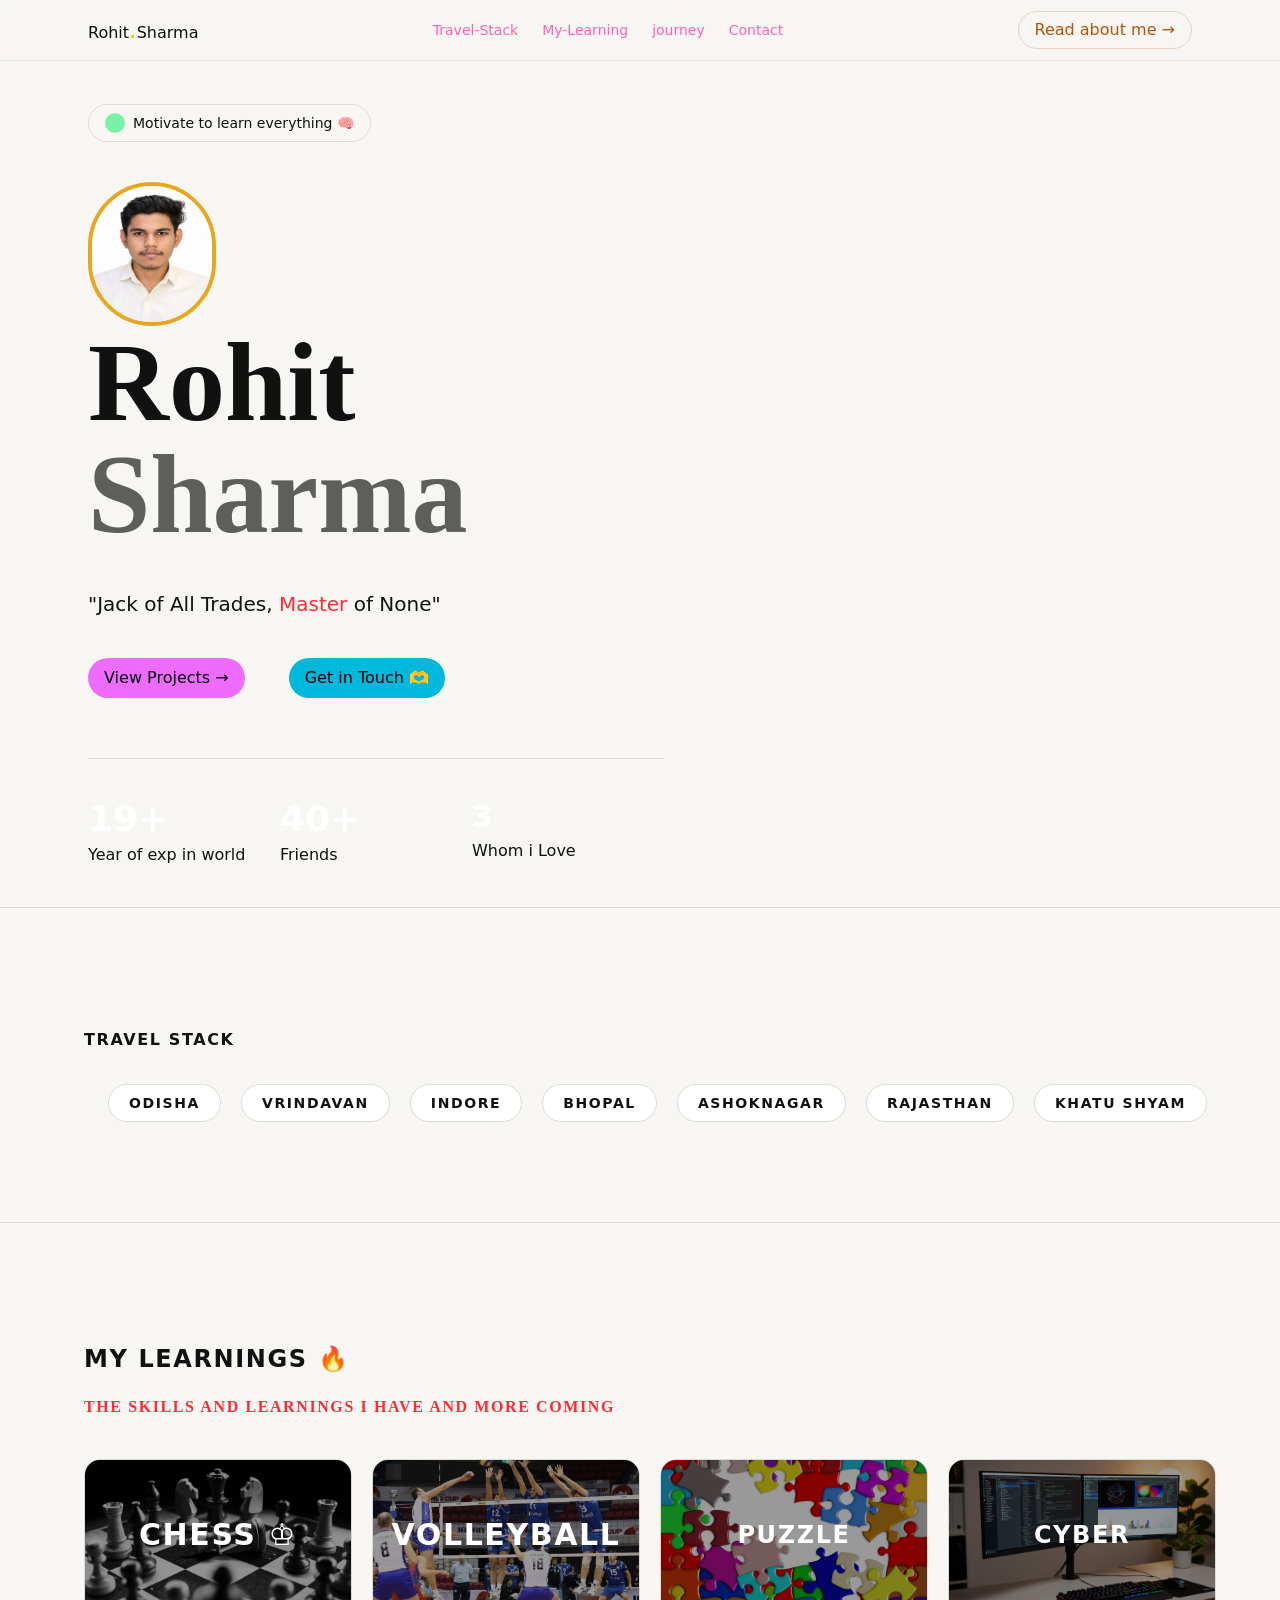
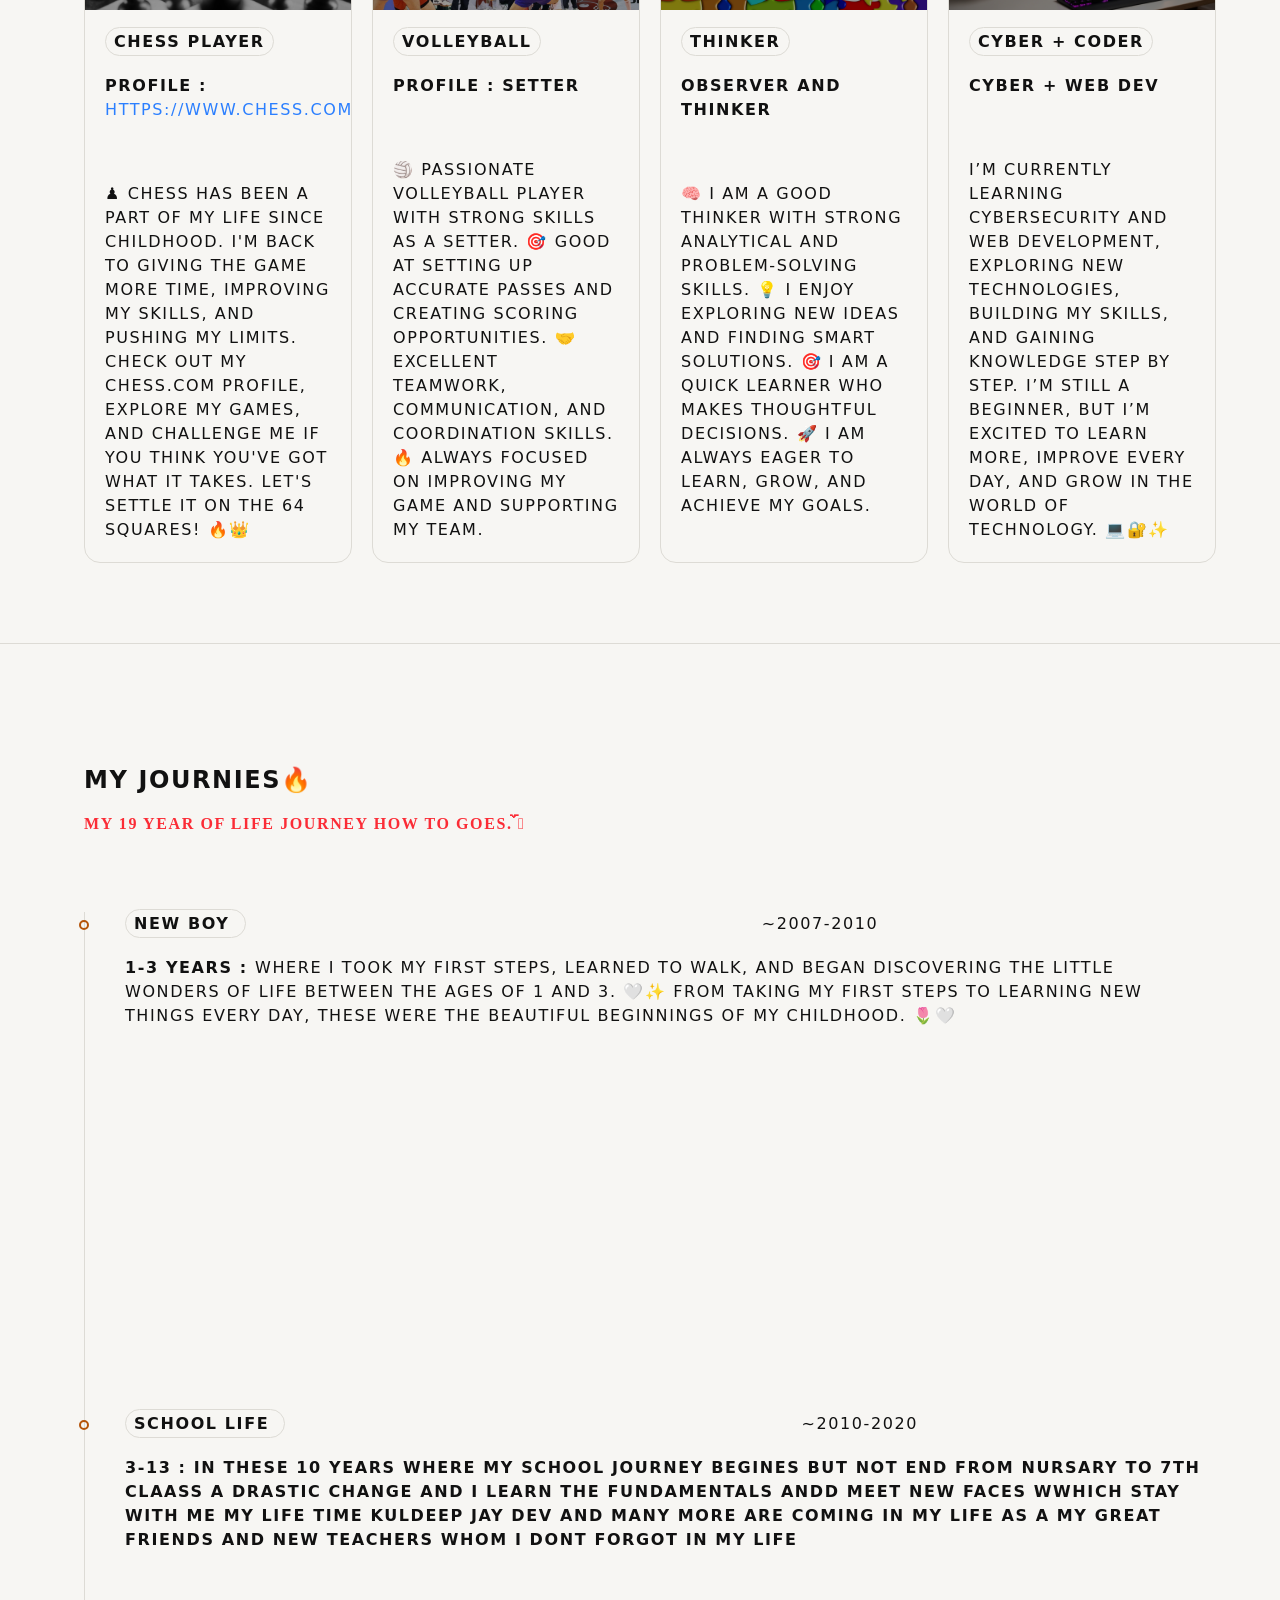
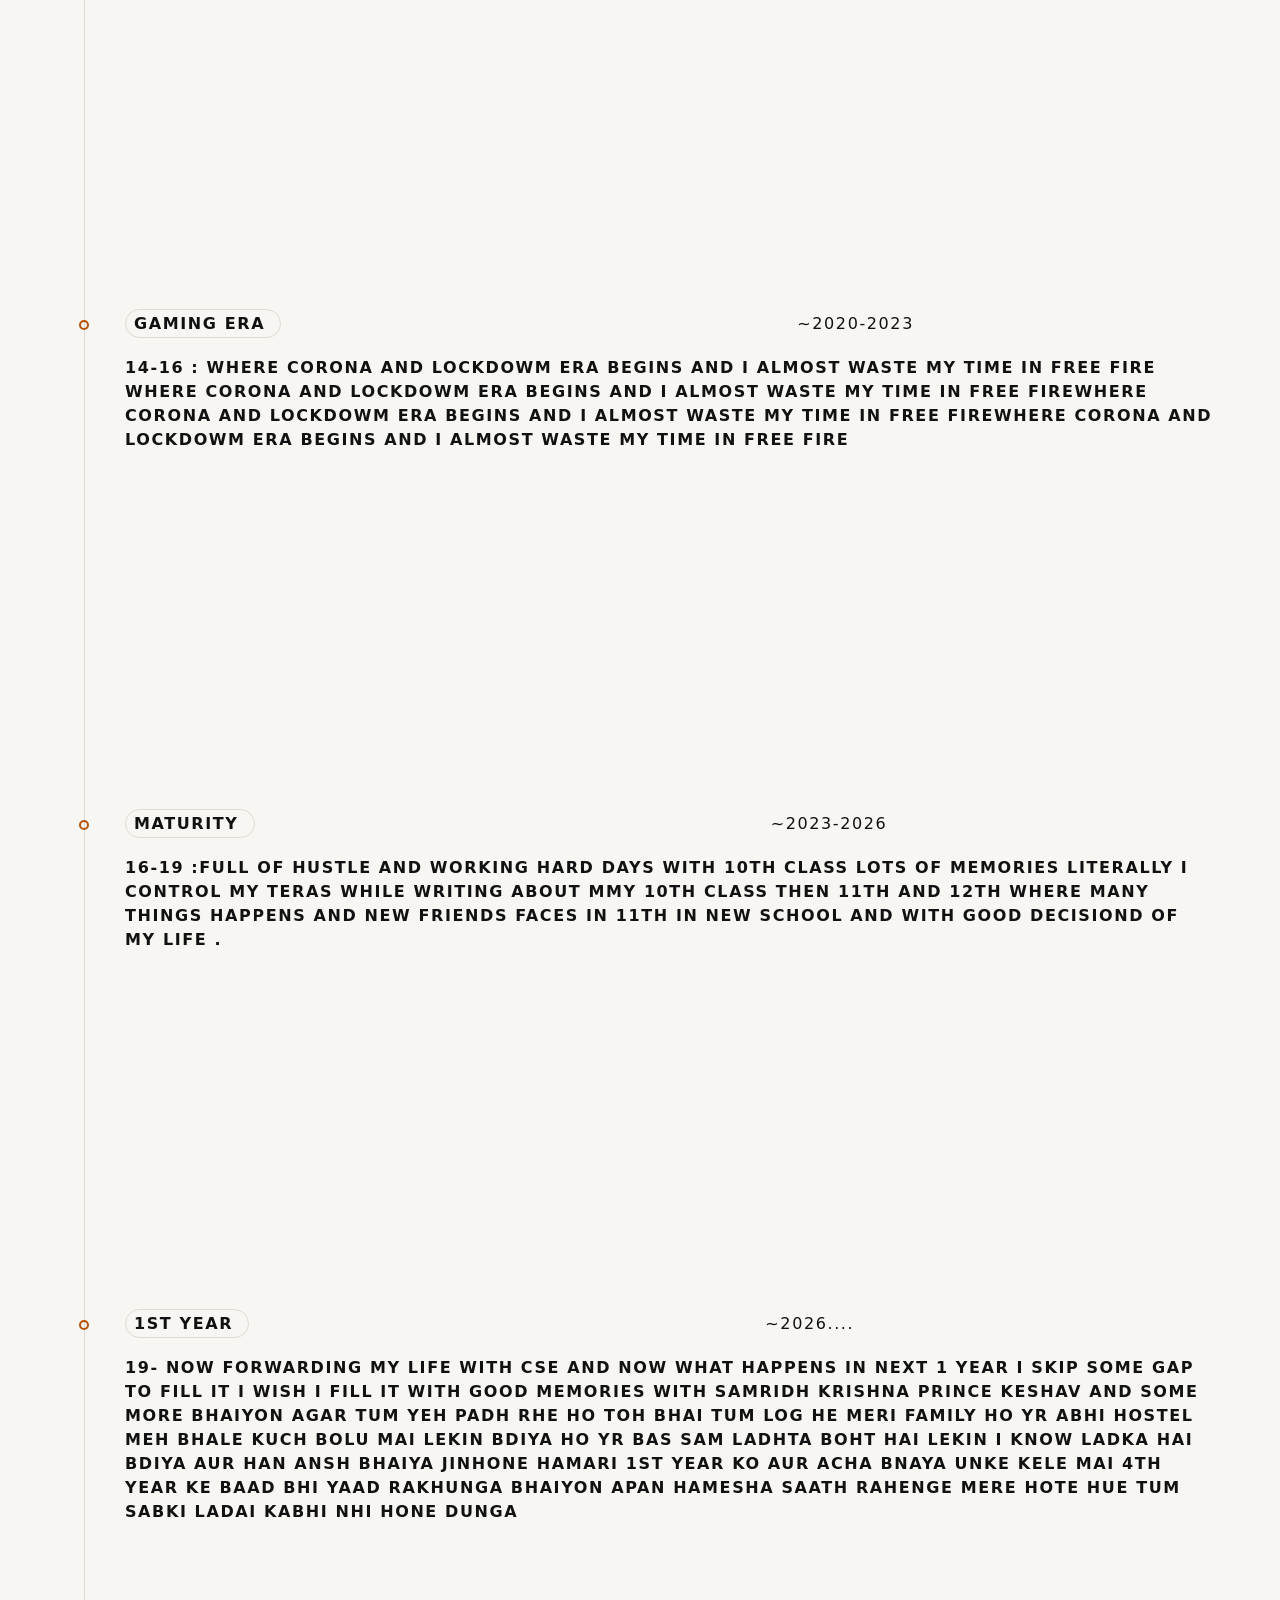
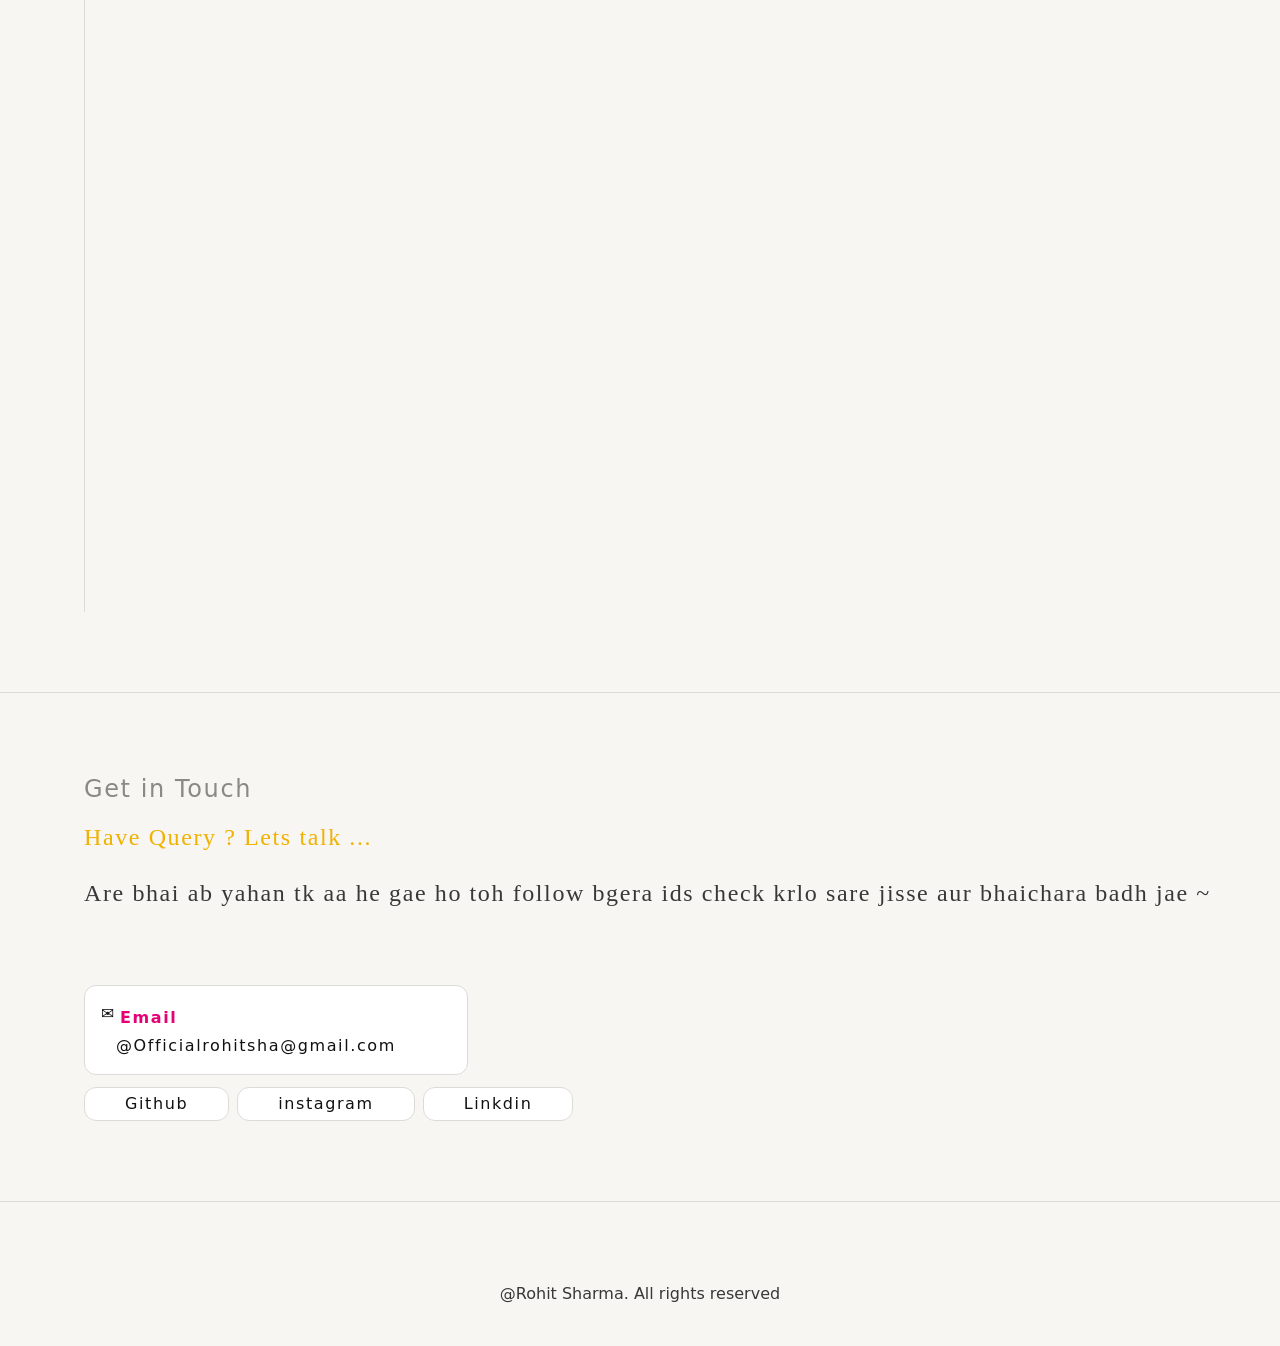
<file: index.html>
<!DOCTYPE html>
<html lang="en">

<meta charset="UTF-8">
<meta name="viewport" content="width=device-width, initial-scale=1.0">
<title>Document</title>
<link rel="stylesheet" href="output.css">
</head>

<body>

    <header class="border-b border-(--border-subtle) fixed left-0 right-0 backdrop-blur-xs z-10">
        <nav class="flex justify-between max-w-6xl mx-auto px-6 items-center h-15">
            <a href="">Rohit<span class="text-amber-400 text-2xl">.</span>Sharma</a>
            <!-- <img class="h-12 -ml-55 rounded-full w-11 " src="164 kb.jpg" alt=""> -->

            <ul class="flex gap-6 text-sm  text-pink-400 ">
                <a href="#Travel-Stack">
                    <li class="cursor-pointer hover:text-blue-400 transition-all duration-200"> Travel-Stack</li>
                </a>
                <a href="#learning">
                    <li class="cursor-pointer hover:text-blue-400 transition-all duration-200"> My-Learning</li>
                </a>
                <a href="#journey">
                    <li class="cursor-pointer hover:text-blue-400 transition-all duration-200">journey</li>
                </a>
                <a href="#Contact">
                    <li class="cursor-pointer hover:text-blue-400 transition-all duration-200">Contact</li>
                </a>
            </ul>

            <a href=" "
                class=" hidden md:flex items-center text-(--accent) border border-(--accent-border) px-4 py-1.5 rounded-full hover:bg-(--accent-dim) transition-all duration-200">Read
                about me →</a>
        </nav>



    </header>

    

    <section class="min-h-screen pt-16 flex justify-center items-center">
        <div class="max-w-6xl mx-auto px-6   w-full">

            <div
                class=" inline-flex flex items-center gap-2 border border-(--border) px-4 py-2 rounded-full text-sm mb-10 mt-10 animate-fade-in-up">
                <span class="inline-block h-5 w-5 bg-green-300 rounded-full animate-pulse  "></span>
                <p>Motivate to learn everything 🧠</p>
            </div>


            <img id="rohit" src="898kb.jpeg" alt="">


            <h1 class="font-serif text-6xl md:text-8xl lg:text-[7rem] font-bold mb-10 animate-fade-in-up-1 ">
                <p>Rohit</p>
                <p class=" text-(--text-3)">Sharma </p>
                
            </h1>

            <p class=" text-xl font-medium mb-10 animate-fade-in-up-2">"Jack of All Trades, <span
                    class="text-red-500">Master</span> of None" </p>

            <div class=" flex gap-11 mb-15 animate-fade-in-up-3">
                <a href=""
                    class="bg-fuchsia-400 text-black font-sans rounded-full px-4 py-2 hover:bg-fuchsia-500 transition-all duration-200">View
                    Projects →</a>
                <a href=""
                    class="bg-cyan-500 text-black font-sans rounded-full px-4 py-2 hover:bg-cyan-800 transition-all duration-100">Get
                    in Touch 🫶</a>


            </div>

            <div class="border-t border-(--border)  grid grid-cols-3 pt-10 pb-10 max-w-xl -mb-0 animate-fade-in-up-3 ">
                <div>
                    <p class="text-4xl text-white font-bold mb-1">19+</p>
                    <p>Year of exp in world</p>
                </div>
                <div>
                    <p class="text-4xl text-white font-bold mb-1">40+</p>
                    <p>Friends</p>
                </div>
                <div>
                    <p class="text-3xl text-white font-bold mb-1">3</p>
                    <p>Whom i Love</p>
                </div>

            </div>

        </div>

    </section>


    <section class="border-t border-(--border) pt-10 " id="Travel-Stack">
        <div class="max-w-6xl mx-auto py-20 pl-5 uppercase font-semibold tracking-widest ">
            Travel Stack
            <div class="flex text-sm gap-5 items-center pl-6 uppercase mt-8 overflow-x-auto pb-5">
                <p
                    class=" border border-(--border) rounded-full px-5 py-2 bg-(--surface-solid)  hover:text-(--accent) hover:border-(--accent) transition-all duration-200 cursor-default ">
                    Odisha</p>
                <p
                    class=" border border-(--border) rounded-full px-5 py-2 bg-(--surface-solid)  hover:text-(--accent) hover:border-(--accent) transition-all duration-200 cursor-default ">
                    Vrindavan</p>
                <p
                    class=" border border-(--border) rounded-full px-5 py-2 bg-(--surface-solid)  hover:text-(--accent) hover:border-(--accent) transition-all duration-200 cursor-default ">
                    Indore</p>
                <p
                    class=" border border-(--border) rounded-full px-5 py-2 bg-(--surface-solid)  hover:text-(--accent) hover:border-(--accent) transition-all duration-200 cursor-default ">
                    Bhopal</p>
                <p
                    class=" border border-(--border) rounded-full px-5 py-2 bg-(--surface-solid)  hover:text-(--accent) hover:border-(--accent) transition-all duration-200 cursor-default ">
                    Ashoknagar</p>
                <p
                    class=" border border-(--border) rounded-full px-5 py-2 bg-(--surface-solid)  hover:text-(--accent) hover:border-(--accent) transition-all duration-200 cursor-default ">
                    Rajasthan</p>
                <p
                    class=" border border-(--border) rounded-full px-5 py-2 bg-(--surface-solid)  hover:text-(--accent) hover:border-(--accent) transition-all duration-200 cursor-default  text-nowrap">
                    Khatu Shyam</p>
                <p
                    class=" border border-(--border) rounded-full px-5 py-2 bg-(--surface-solid)  hover:text-(--accent) hover:border-(--accent) transition-all duration-200 cursor-default ">
                    Isagarh</p>
                <p
                    class=" border border-(--border) rounded-full px-5 py-2 bg-(--surface-solid)  hover:text-(--accent) hover:border-(--accent) transition-all duration-200 cursor-default ">
                    Ujjain</p>
                <p
                    class=" border border-(--border) rounded-full px-5 py-2 bg-(--surface-solid)  hover:text-(--accent) hover:border-(--accent) transition-all duration-200 cursor-default ">
                    Omkareshwar</p>
            </div>
        </div>


    </section>


    <section class="border-t border-(--border) pt-10" id="learning">

        <div class="max-w-6xl mx-auto py-20 pl-5 uppercase font-semibold tracking-widest">
            <h2 class="text-2xl">
                MY LEARNINGS 🔥
            </h2>

            <DIV class="mt-5 mb-10 text-red-500 font-serif">
                The skills and learnings i have and more coming
            </DIV>

            <div class="flex flex-wrap gap-5">


                <article class="border border-(--border) rounded-2xl overflow-hidden flex-1">
                    <div class="relative aspect-video flex justify-center items-center overflow-hidden">
                        <div class="absolute inset-0 bg-[url('hiec.jpg')] bg-cover bg-center  scale-105"></div>
                        <div class="absolute inset-0 bg-black/40"></div>
                        <p class="relative z-10 font-bold text-3xl text-white">
                            Chess ♔
                        </p>

                    </div>

                    <div>
                        <div class="p-5">
                            <h3 class="mb-0 border inline border-(--border) rounded-full px-2 py-1 ">Chess Player</h3>
                            <p class="mb-5 mt-5">profile : <a href="https://www.chess.com/member/ethicalrohit"> <span
                                        class="text-blue-500 font-light">https://www.chess.com/member/ethicalrohit</span></a>
                            </p>
                        </div>
                        <p class="m-5 font-extralight">♟️ Chess has been a part of my life since childhood. I'm back to
                            giving the game more time,
                            improving my skills, and pushing my limits.
                            Check out my Chess.com profile, explore my games, and challenge me if you think you've got
                            what it takes. Let's settle it on the 64 squares! 🔥👑 </p>
                    </div>
                </article>


                <article class="border border-(--border) rounded-2xl overflow-hidden flex-1">
                    <div class="relative aspect-video flex justify-center items-center overflow-hidden">
                        <div class="absolute inset-0 bg-[url('hie.jpg')] bg-cover bg-center  scale-105"></div>
                        <div class="absolute inset-0 bg-black/40"></div>
                        <p class="relative z-10 font-bold text-3xl text-white">
                            Volleyball
                        </p>

                    </div>

                    <div>
                        <div class="p-5">
                            <h3 class="mb-7 border inline border-(--border) rounded-full px-2 py-1 ">Volleyball</h3>
                            <p class="mb-5 mt-5">profile : Setter
                            </p>
                        </div>
                        <p class="m-5 font-extralight">🏐 Passionate volleyball player with strong skills as a Setter.
                            🎯 Good at setting up accurate passes and creating scoring opportunities. 🤝 Excellent
                            teamwork, communication, and coordination skills. 🔥 Always focused on improving my game and
                            supporting my team. </p>
                    </div>
                </article>


                <article class="border border-(--border) rounded-2xl overflow-hidden flex-1">
                    <div class="relative aspect-video flex justify-center items-center overflow-hidden">
                        <div class="absolute inset-0 bg-[url('puzzle.jpg')] bg-cover bg-center  scale-105"></div>
                        <div class="absolute inset-0 bg-black/40"></div>
                        <p class="relative z-10 font-bold text-2xl text-white">
                            puzzle
                        </p>

                    </div>

                    <div>
                        <div class="p-5">
                            <h3 class="mb-7 border inline border-(--border) rounded-full px-2 py-1 ">Thinker</h3>
                            <p class="mb-5 mt-5">Observer And Thinker
                            </p>
                        </div>
                        <p class="m-5 font-extralight">🧠 I am a good thinker with strong analytical and problem-solving
                            skills. 💡 I enjoy exploring new ideas and finding smart solutions. 🎯 I am a quick learner
                            who makes thoughtful decisions. 🚀 I am always eager to learn, grow, and achieve my goals.
                        </p>
                    </div>
                </article>


                <article class="border border-(--border) rounded-2xl overflow-hidden flex-1">
                    <div class="relative aspect-video flex justify-center items-center overflow-hidden">
                        <div class="absolute inset-0 bg-[url('cyber.jpeg')] bg-cover bg-center blur- scale-105"></div>
                        <div class="absolute inset-0 bg-black/40"></div>
                        <p class="relative z-10 font-bold text-2xl text-white">
                            Cyber
                        </p>

                    </div>

                    <div>
                        <div class="p-5">
                            <h3 class="mb-7 border inline border-(--border) rounded-full px-2 py-1 ">Cyber + coder</h3>
                            <p class="mb-5 mt-5">Cyber + web dev
                            </p>
                        </div>
                        <p class="m-5 font-extralight">I’m currently learning cybersecurity and web development,
                            exploring new technologies, building my skills, and gaining knowledge step by step. I’m
                            still a beginner, but I’m excited to learn more, improve every day, and grow in the world of
                            technology. 💻🔐✨</p>
                    </div>
                </article>

            </div>

        </div>

    </section>



    <section class="border-t border-(--border) pt-10 " id="journey">

        <div class="max-w-6xl mx-auto py-20 pl-5 uppercase font-semibold tracking-widest">
            <h2 class="text-2xl">
                MY JOURNIES🔥
            </h2>

            <div class="mt-4 mb-19 text-red-500 font-serif">
                My 19 year of life journey how to goes. 𓍼ོ
            </div>




            <div class=" border-l border-(--border) h-screen">
                <div class="relative">
                    <div class=" -left-1.5 top-2  absolute border-2 rounded-full h-2.5 w-2.5 border-(--accent)"></div>
                </div>

                <div>
                    <div>
                        <div>
                            <div class="pl-10 mb-">
                                <h3 class="mb-7 border inline border-(--border) rounded-full px-2 py-1 ">New boy </h3>
                                <span class="ml-129 font-medium">~2007-2010</span>
                                <p class="mb-5 mt-5">1-3 years : <span class=" font-light">Where I took my first steps,
                                        learned to walk, and began discovering the little wonders of life between the
                                        ages of 1 and 3. 🤍✨
                                        From taking my first steps to learning new things every day, these were the
                                        beautiful beginnings of my childhood. 🌷🤍
                                    </span> </p>
                            </div>
                        </div>
                    </div>
                </div>

            </div>

            <div class=" border-l border-(--border) h-screen">
                <div class="relative">
                    <div class=" -left-1.5 top-2  absolute border-2 rounded-full h-2.5 w-2.5 border-(--accent)"></div>
                </div>

                <div>
                    <div>
                        <div>
                            <div class="pl-10  -mt-100">
                                <h3 class="-mb-16 border inline border-(--border) rounded-full px-2 py-1 ">School life
                                </h3>
                                <span class="ml-129 font-medium">~2010-2020</span>
                                <p class="mb-5 mt-5">3-13 : In these 10 years where my school journey begines but not
                                    end from nursary to 7th claass a drastic change and i learn the fundamentals andd
                                    meet new faces wwhich stay with me my life time kuldeep jay dev and many more are
                                    coming in my life as a my great friends and new teachers whom i dont forgot in my
                                    life<span class=" font-light">
                                    </span> </p>
                            </div>
                            <p class="m-5 font-extralight"> </p>
                        </div>
                    </div>
                </div>

            </div>


            <div class=" border-l border-(--border) h-screen">
                <div class="relative">
                    <div class=" -left-1.5 top-2  absolute border-2 rounded-full h-2.5 w-2.5 border-(--accent)"></div>
                </div>

                <div>
                    <div>
                        <div>
                            <div class="pl-10  -mt-100">
                                <h3 class="-mb-16 border inline border-(--border) rounded-full px-2 py-1 "> Gaming era
                                </h3>
                                <span class="ml-129 font-medium">~2020-2023</span>
                                <p class="mb-5 mt-5">14-16 : Where corona and lockdowm era begins and i almost waste my
                                    time in free fire Where corona and lockdowm era begins and i almost waste my time in
                                    free fireWhere corona and lockdowm era begins and i almost waste my time in free
                                    fireWhere corona and lockdowm era begins and i almost waste my time in free fire
                                    <span class=" font-light">
                                    </span>
                                </p>
                            </div>
                            <p class="m-5 font-extralight"> </p>
                        </div>
                    </div>
                </div>

            </div>

            <div class=" border-l border-(--border) h-screen">
                <div class="relative">
                    <div class=" -left-1.5 top-2  absolute border-2 rounded-full h-2.5 w-2.5 border-(--accent)"></div>
                </div>

                <div>
                    <div>
                        <div>
                            <div class="pl-10 mb-0 -mt-100">
                                <h3 class="-mb-16 border inline border-(--border) rounded-full px-2 py-1 "> Maturity
                                </h3>
                                <span class="ml-129 font-medium">~2023-2026</span>
                                <p class="mb-5 mt-5">16-19 :Full of hustle and working hard days with 10th class lots of
                                    memories literally i control my teras while writing about mmy 10th class then 11th
                                    and 12th where many things happens and new friends faces in 11th in new school and
                                    with good decisiond of my life .
                                    <span class=" font-light">
                                    </span>
                                </p>
                            </div>
                            <p class="m-5 font-extralight"> </p>
                        </div>
                    </div>
                </div>

            </div>



            <div class=" border-l border-(--border) h-screen">
                <div class="relative">
                    <div class=" -left-1.5 top-2  absolute border-2 rounded-full h-2.5 w-2.5 border-(--accent)"></div>
                </div>

                <div>
                    <div>
                        <div>
                            <div class="pl-10 mb-0 -mt-100 -pb-100">
                                <h3 class="-mb-16 border inline border-(--border) rounded-full px-2 py-1 "> 1st year
                                </h3>
                                <span class="ml-129 font-medium">~2026....</span>
                                <p class="mb-5 mt-5">19- now forwarding my life with cse and now what happens in next 1
                                    year i skip some gap to fill it i wish i fill it with good memories with samridh
                                    krishna prince keshav and some more bhaiyon agar tum yeh padh rhe ho toh bhai tum
                                    log he meri family ho yr abhi hostel meh bhale kuch bolu mai lekin bdiya ho yr bas
                                    sam ladhta boht hai lekin i know ladka hai bdiya aur han ansh bhaiya jinhone hamari
                                    1st year ko aur acha bnaya unke kele mai 4th year ke baad bhi yaad rakhunga bhaiyon
                                    apan hamesha saath rahenge mere hote hue tum sabki ladai kabhi nhi hone dunga
                                    <span class=" font-light">
                                    </span>
                                </p>
                            </div>
                            <p class="m- font-extralight"> </p>
                        </div>
                    </div>
                </div>


                </article>

            </div>

        </div>

    </section>


    <section class="border-t border-(--border) pt-0" id="Contact">

        <div class="max-w-6xl mx-auto py-20 pl-5  font-extralight tracking-widest">
            <h2 class="text-(--text-4) text-2xl">
                Get in Touch
            </h2>
            <div class="mt-4 mb-19 text-2xl font-serif text-yellow-500 ">
                Have Query ?
                Lets talk ...
                <p class="text-(--text-2) font-light mt-6">Are bhai ab yahan tk aa he gae ho toh follow bgera ids check
                    krlo sare jisse aur bhaichara badh jae ~ </p>
            </div>

            <div class="max-w-sm">
                <a href="mailto:officialrohitsha@gmaail.com"
                    class="flex border border-(--border) rounded-xl bg-(--surface-solid) p-4">
                    ✉
                    <div class="flex-1">
                        <p class="p-1 font-bold text-1xl text-pink-600 "> Email</p>
                        <p>@Officialrohitsha@gmail.com</p>
                    </div>
                </a>
                <div class="flex gap-2">
                    <p
                        class="mt-3 border border-(--border) px-2 py-1 rounded-xl pr-10 pl-10 text-(--text-1) bg-(--surface-solid)">
                        <a href="https://github.com/ethicalrohitsha">Github</a>
                    </p>
                    <p
                        class="mt-3 border border-(--border) px-2 py-1 rounded-xl pr-10 pl-10 text-(--text-1) bg-(--surface-solid)">
                        <a href="https://www.instagram.com/rohitsha____/?hl=en">instagram</a>
                    </p>
                    <p
                        class="mt-3 border border-(--border) px-2 py-1 rounded-xl pr-10 pl-10 text-(--text-1) bg-(--surface-solid)">
                        <a href="https://github.com/ethicalrohitsha">Linkdin</a>
                    </p>
                </div>
            </div>
        </div>
    </section>


    <footer>
        <section class="border-t border-(--border) pt-0">

            <div class="m-10 text-(--text-2) pt-10 flex justify-center">
                @Rohit Sharma. All rights reserved
            </div>
        </section>
    </footer>

</body>

</html>
</file>
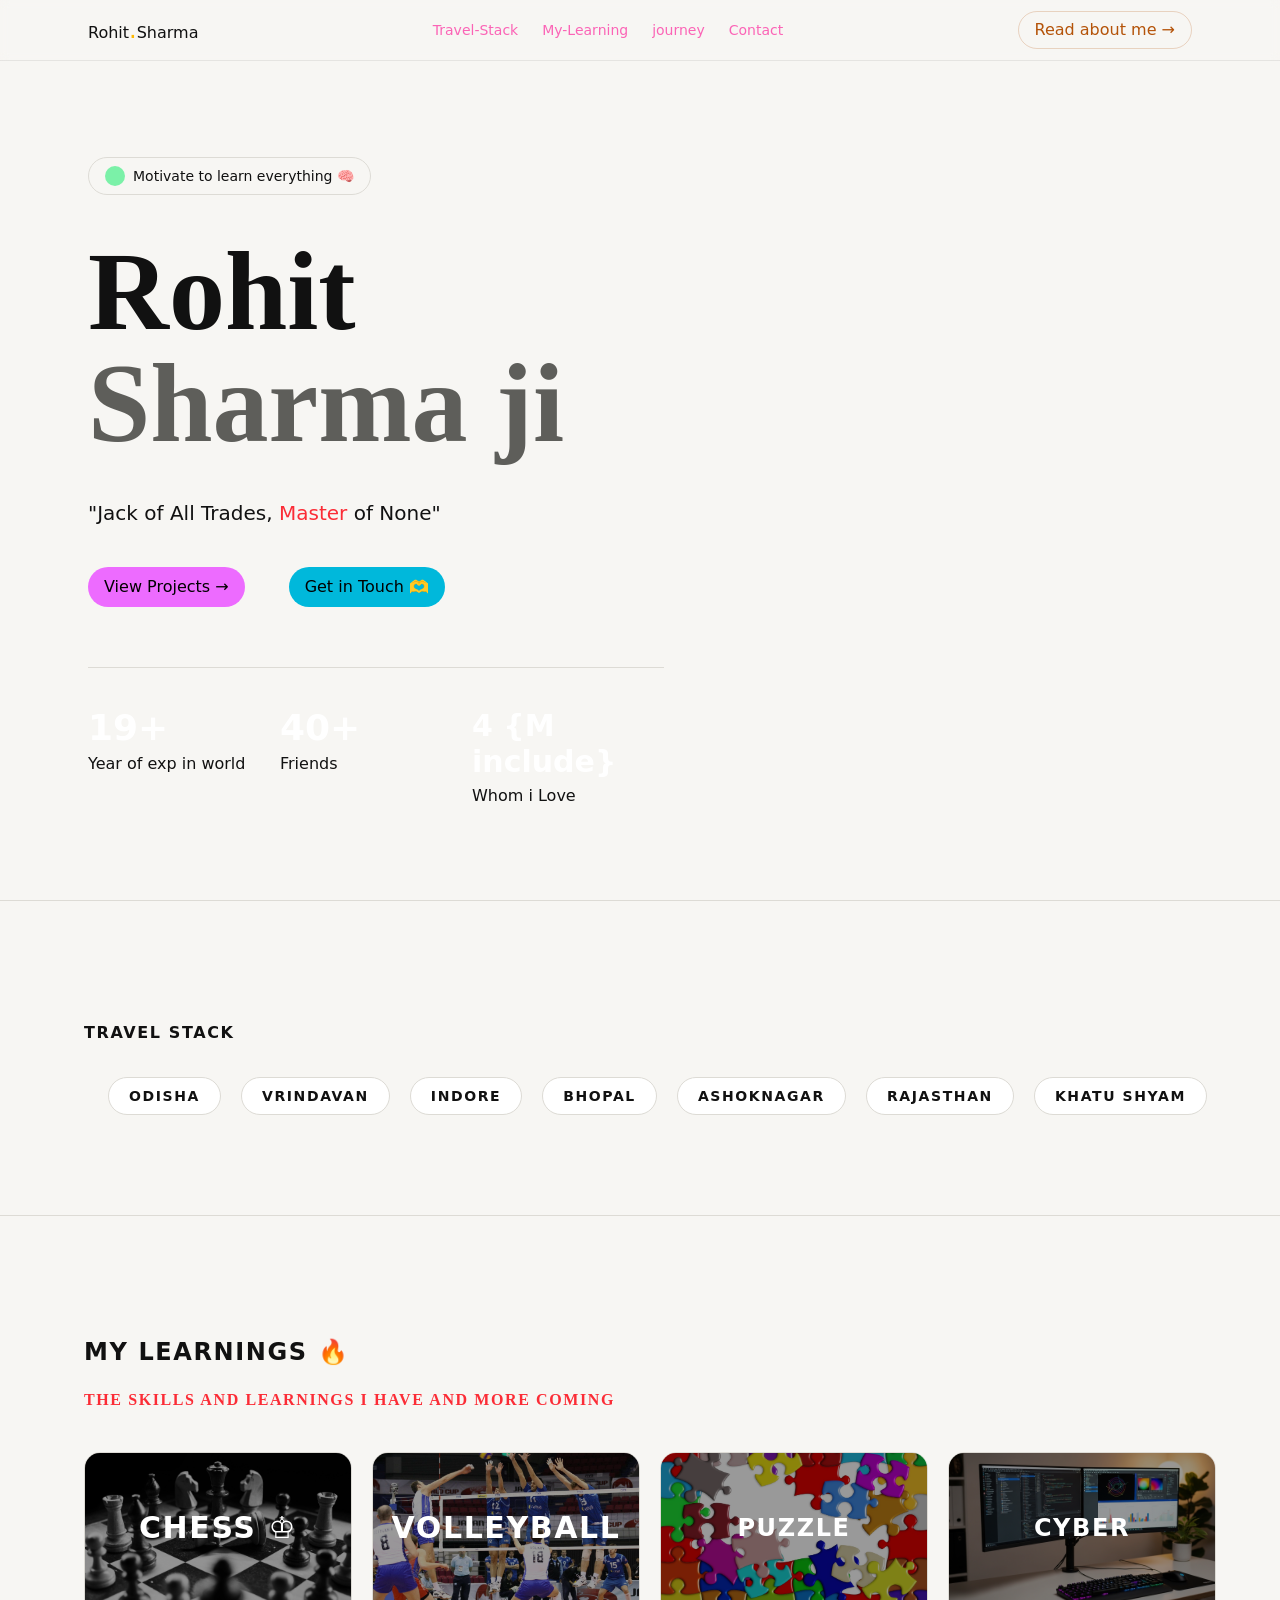
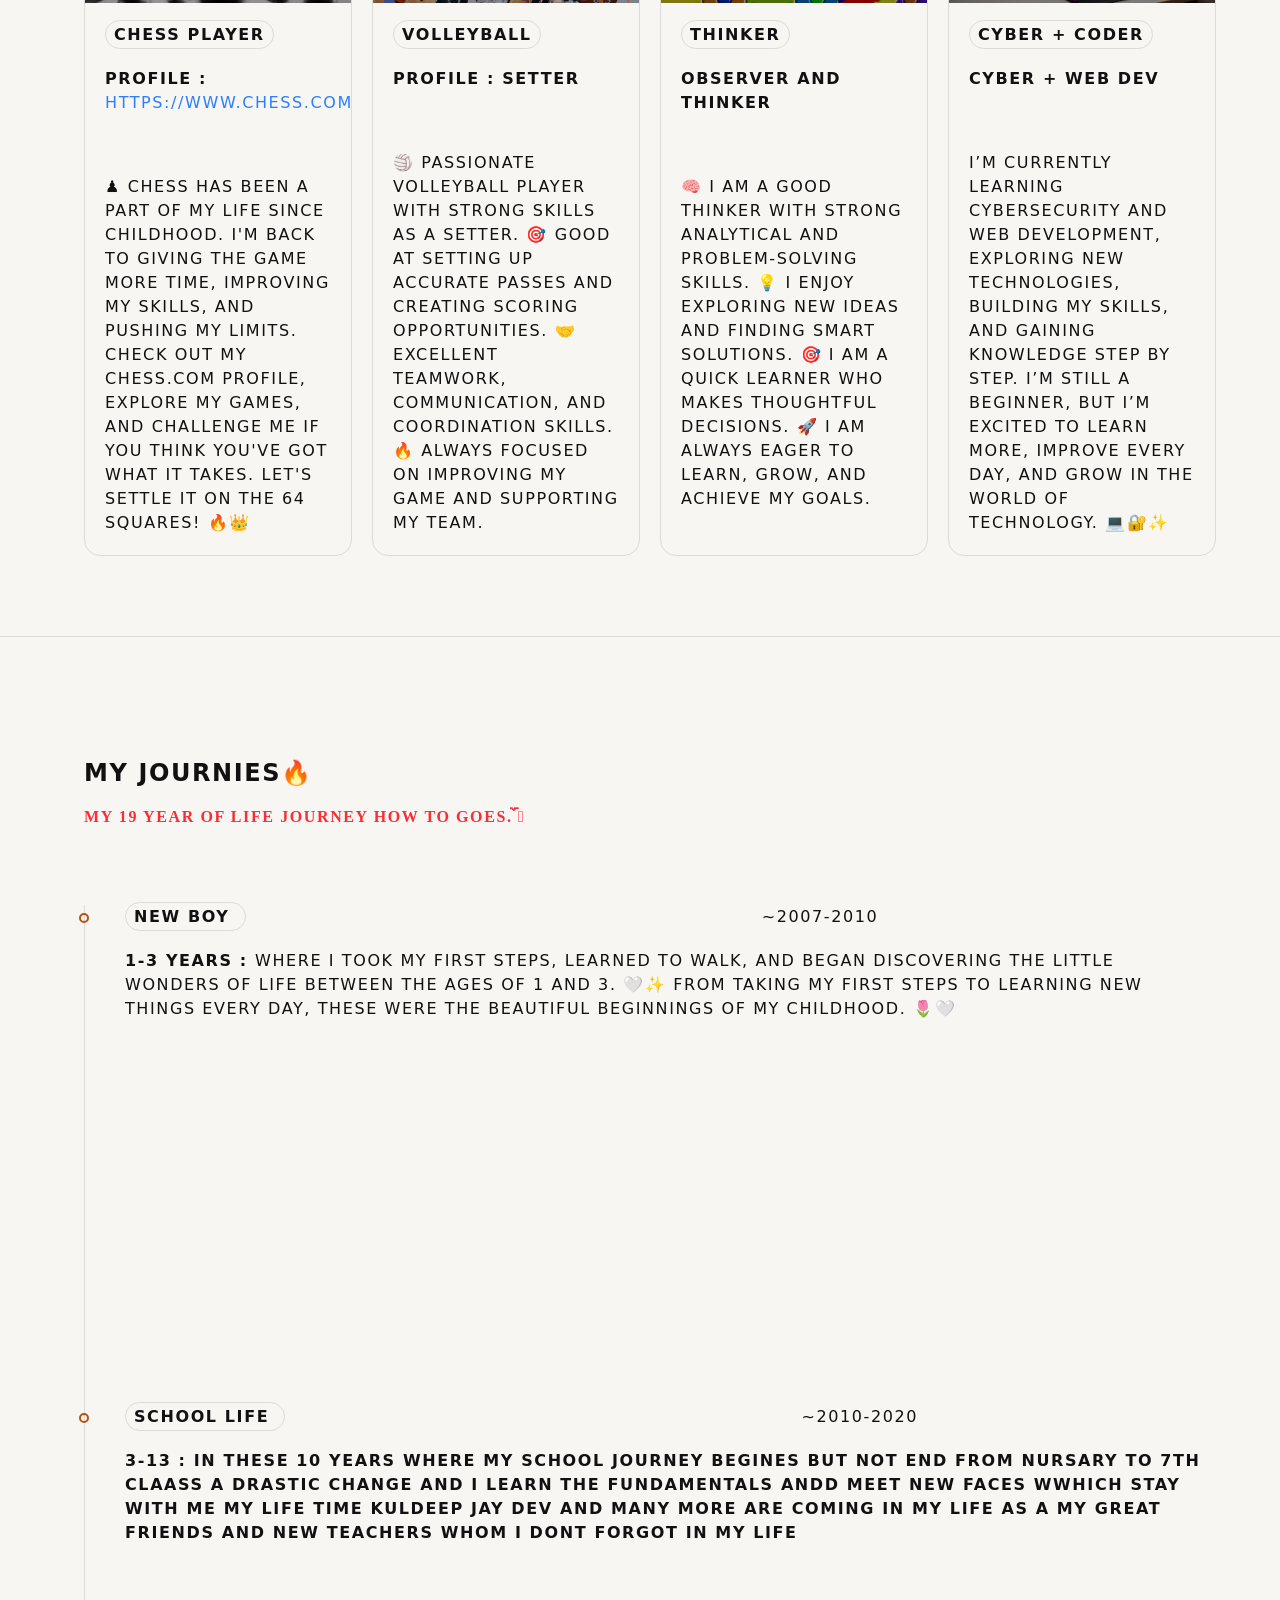
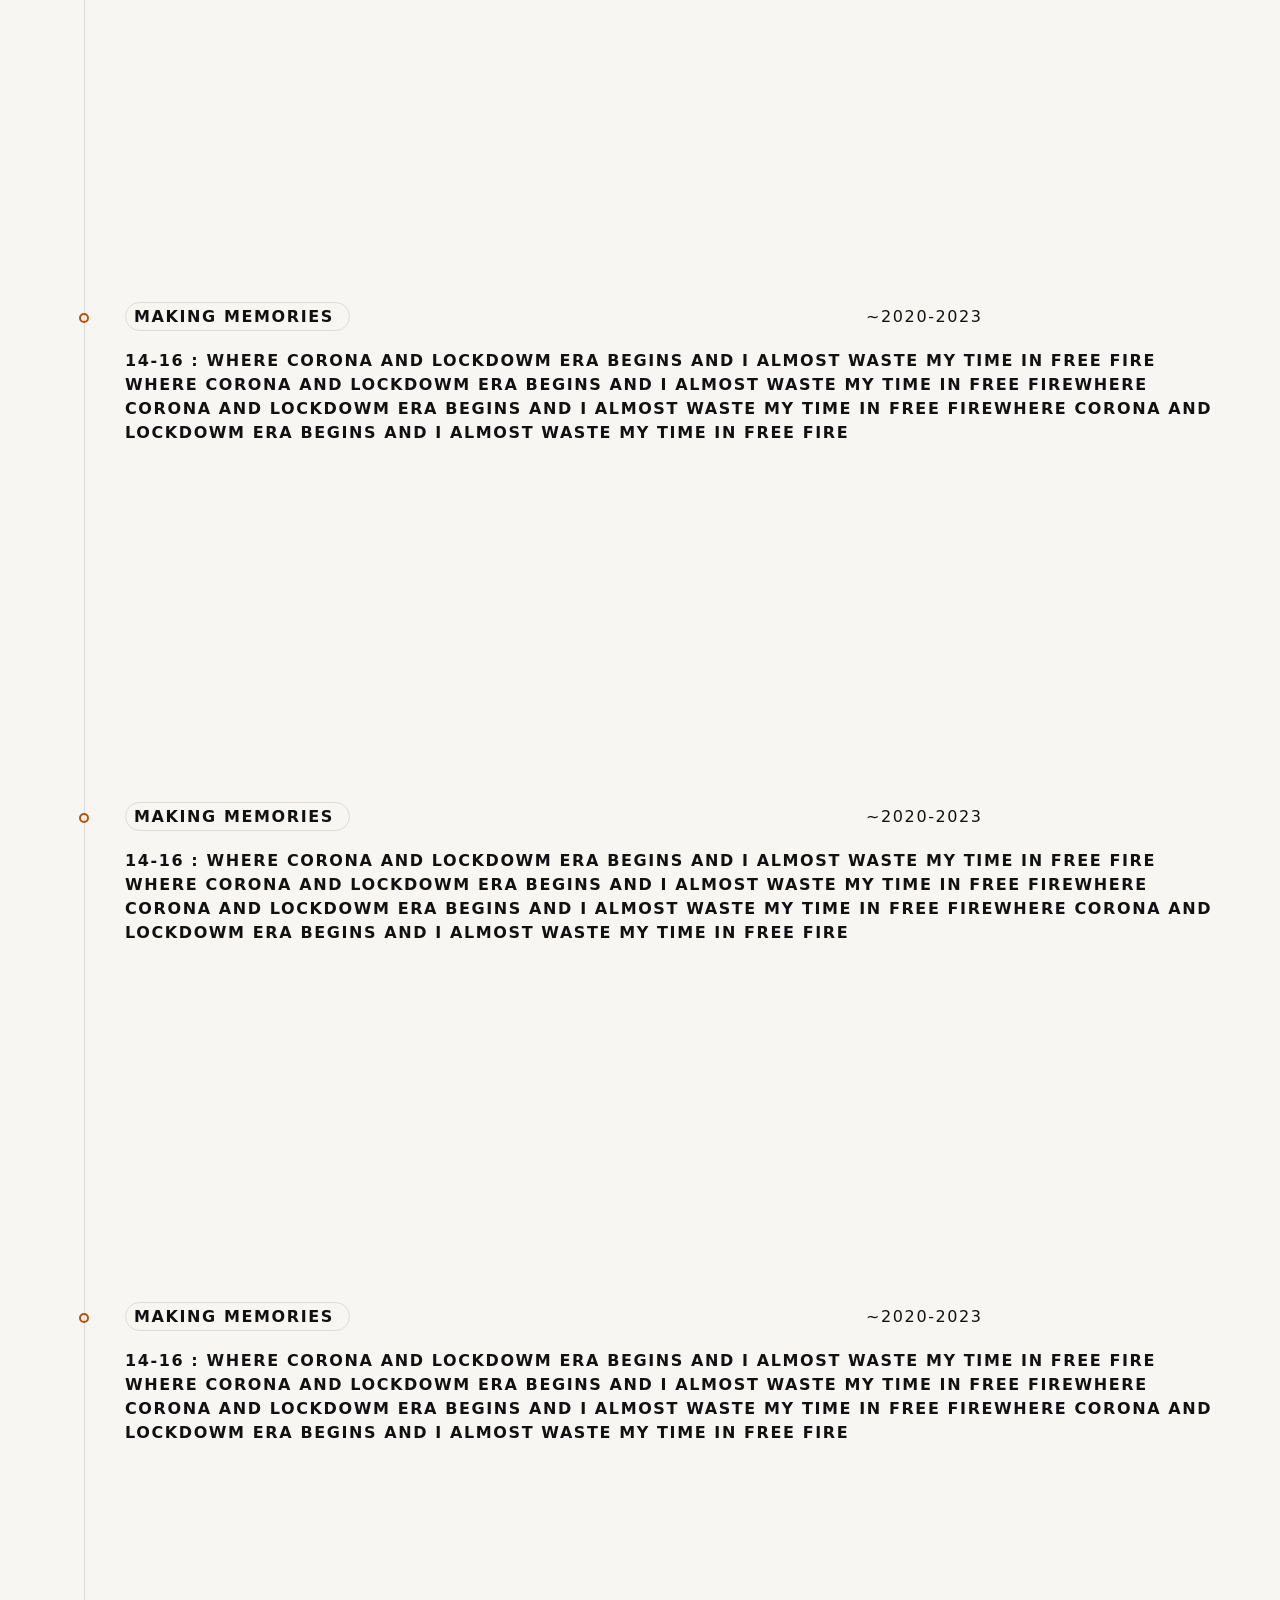
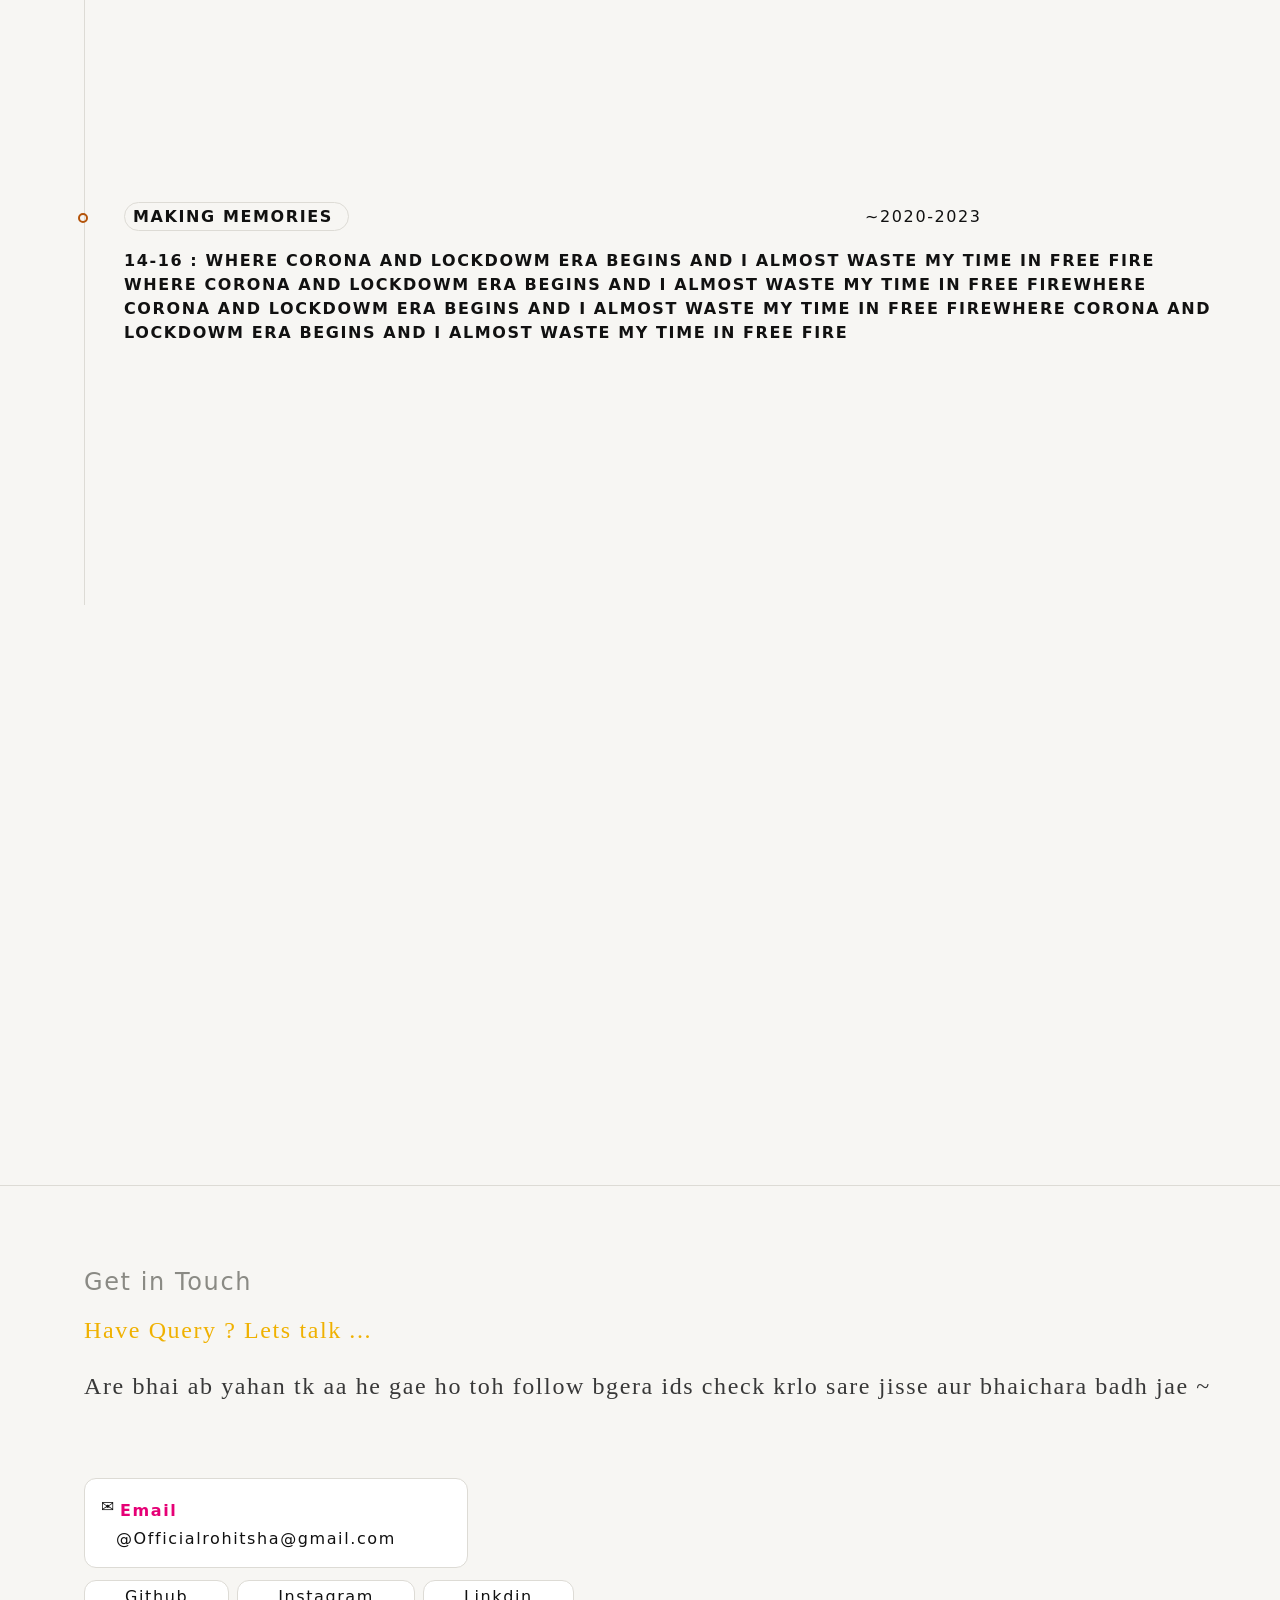
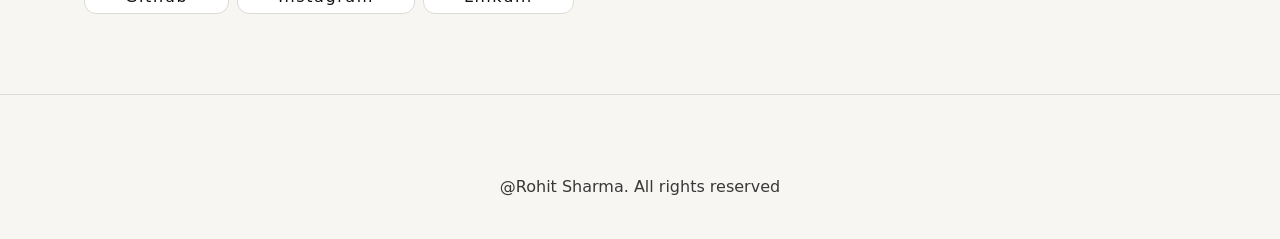
<file: portfolio.html>
<!DOCTYPE html>
<html lang="en">

<meta charset="UTF-8">
    <meta name="viewport" content="width=device-width, initial-scale=1.0">
    <title>Document</title>
    <link rel="stylesheet" href="output.css">
</head>

<body>

    <header class="border-b border-(--border-subtle) fixed left-0 right-0 backdrop-blur-xs z-10">
        <nav class="flex justify-between max-w-6xl mx-auto px-6 items-center h-15">
            <a href="">Rohit<span class="text-amber-400 text-2xl">.</span>Sharma</a>
            <!-- <img class="h-12 -ml-55 rounded-full w-11 " src="164 kb.jpg" alt=""> -->

            <ul class="flex gap-6 text-sm  text-pink-400 ">
                <a href="#Travel-Stack"><li class="cursor-pointer hover:text-blue-400 transition-all duration-200"> Travel-Stack</li></a>
                <a href="#learning"><li class="cursor-pointer hover:text-blue-400 transition-all duration-200"> My-Learning</li></a>
                <a href="#journey"><li class="cursor-pointer hover:text-blue-400 transition-all duration-200">journey</li></a>
               <a href="#Contact"> <li class="cursor-pointer hover:text-blue-400 transition-all duration-200">Contact</li></a>
            </ul>

            <a href=" "
                class=" hidden md:flex items-center text-(--accent) border border-(--accent-border) px-4 py-1.5 rounded-full hover:bg-(--accent-dim) transition-all duration-200">Read
                about me →</a>
        </nav>



    </header>

    <section class="min-h-screen pt-16 flex justify-center items-center">
        <div class="max-w-6xl mx-auto px-6   w-full">

            <div
                class=" inline-flex flex items-center gap-2 border border-(--border) px-4 py-2 rounded-full text-sm mb-10 mt-10 animate-fade-in-up">
                <span class="inline-block h-5 w-5 bg-green-300 rounded-full animate-pulse  "></span>
                <p>Motivate to learn everything 🧠</p>


            </div>
            <h1 class="font-serif text-6xl md:text-8xl lg:text-[7rem] font-bold mb-10 animate-fade-in-up-1 ">
                <p>Rohit</p>
                <p class=" text-(--text-3)">Sharma ji</p>
            </h1>

            <p class=" text-xl font-medium mb-10 animate-fade-in-up-2">"Jack of All Trades, <span
                    class="text-red-500">Master</span> of None" </p>

            <div class=" flex gap-11 mb-15 animate-fade-in-up-3">
                <a href=""
                    class="bg-fuchsia-400 text-black font-sans rounded-full px-4 py-2 hover:bg-fuchsia-500 transition-all duration-200">View
                    Projects →</a>
                <a href=""
                    class="bg-cyan-500 text-black font-sans rounded-full px-4 py-2 hover:bg-cyan-800 transition-all duration-100">Get
                    in Touch 🫶</a>


            </div>

            <div class="border-t border-(--border)  grid grid-cols-3 pt-10 pb-10 max-w-xl -mb-0 animate-fade-in-up-3 ">
                <div>
                    <p class="text-4xl text-white font-bold mb-1">19+</p>
                    <p>Year of exp in world</p>
                </div>
                <div>
                    <p class="text-4xl text-white font-bold mb-1">40+</p>
                    <p>Friends</p>
                </div>
                <div>
                    <p class="text-3xl text-white font-bold mb-1">4 {M include}</p>
                    <p>Whom i Love</p>
                </div>

            </div>

        </div>

    </section>


    <section class="border-t border-(--border) pt-10 " id="Travel-Stack">
        <div class="max-w-6xl mx-auto py-20 pl-5 uppercase font-semibold tracking-widest ">
            Travel Stack
            <div class="flex text-sm gap-5 items-center pl-6 uppercase mt-8 overflow-x-auto pb-5">
                <p
                    class=" border border-(--border) rounded-full px-5 py-2 bg-(--surface-solid)  hover:text-(--accent) hover:border-(--accent) transition-all duration-200 cursor-default ">
                    Odisha</p>
                <p
                    class=" border border-(--border) rounded-full px-5 py-2 bg-(--surface-solid)  hover:text-(--accent) hover:border-(--accent) transition-all duration-200 cursor-default ">
                    Vrindavan</p>
                <p
                    class=" border border-(--border) rounded-full px-5 py-2 bg-(--surface-solid)  hover:text-(--accent) hover:border-(--accent) transition-all duration-200 cursor-default ">
                    Indore</p>
                <p
                    class=" border border-(--border) rounded-full px-5 py-2 bg-(--surface-solid)  hover:text-(--accent) hover:border-(--accent) transition-all duration-200 cursor-default ">
                    Bhopal</p>
                <p
                    class=" border border-(--border) rounded-full px-5 py-2 bg-(--surface-solid)  hover:text-(--accent) hover:border-(--accent) transition-all duration-200 cursor-default ">
                    Ashoknagar</p>
                <p
                    class=" border border-(--border) rounded-full px-5 py-2 bg-(--surface-solid)  hover:text-(--accent) hover:border-(--accent) transition-all duration-200 cursor-default ">
                    Rajasthan</p>
                <p
                    class=" border border-(--border) rounded-full px-5 py-2 bg-(--surface-solid)  hover:text-(--accent) hover:border-(--accent) transition-all duration-200 cursor-default  text-nowrap">
                    Khatu Shyam</p>
                <p
                    class=" border border-(--border) rounded-full px-5 py-2 bg-(--surface-solid)  hover:text-(--accent) hover:border-(--accent) transition-all duration-200 cursor-default ">
                    Isagarh</p>
                <p
                    class=" border border-(--border) rounded-full px-5 py-2 bg-(--surface-solid)  hover:text-(--accent) hover:border-(--accent) transition-all duration-200 cursor-default ">
                    Ujjain</p>
                <p
                    class=" border border-(--border) rounded-full px-5 py-2 bg-(--surface-solid)  hover:text-(--accent) hover:border-(--accent) transition-all duration-200 cursor-default ">
                    Omkareshwar</p>
            </div>
        </div>


    </section>


    <section class="border-t border-(--border) pt-10" id="learning">

        <div class="max-w-6xl mx-auto py-20 pl-5 uppercase font-semibold tracking-widest">
            <h2 class="text-2xl">
                MY LEARNINGS 🔥
            </h2>

            <DIV class="mt-5 mb-10 text-red-500 font-serif">
                The skills and learnings i have and more coming
            </DIV>

            <div class="flex flex-wrap gap-5">


                <article class="border border-(--border) rounded-2xl overflow-hidden flex-1">
                    <div class="relative aspect-video flex justify-center items-center overflow-hidden">
                        <div class="absolute inset-0 bg-[url('hiec.jpg')] bg-cover bg-center  scale-105"></div>
                        <div class="absolute inset-0 bg-black/40"></div>
                        <p class="relative z-10 font-bold text-3xl text-white">
                            Chess ♔
                        </p>

                    </div>

                    <div>
                        <div class="p-5">
                            <h3 class="mb-0 border inline border-(--border) rounded-full px-2 py-1 ">Chess Player</h3>
                            <p class="mb-5 mt-5">profile : <a href="https://www.chess.com/member/ethicalrohit"> <span
                                        class="text-blue-500 font-light">https://www.chess.com/member/ethicalrohit</span></a>
                            </p>
                        </div>
                        <p class="m-5 font-extralight">♟️ Chess has been a part of my life since childhood. I'm back to
                            giving the game more time,
                            improving my skills, and pushing my limits.
                            Check out my Chess.com profile, explore my games, and challenge me if you think you've got
                            what it takes. Let's settle it on the 64 squares! 🔥👑 </p>
                    </div>
                </article>


                <article class="border border-(--border) rounded-2xl overflow-hidden flex-1">
                    <div class="relative aspect-video flex justify-center items-center overflow-hidden">
                        <div class="absolute inset-0 bg-[url('hie.jpg')] bg-cover bg-center  scale-105"></div>
                        <div class="absolute inset-0 bg-black/40"></div>
                        <p class="relative z-10 font-bold text-3xl text-white">
                            Volleyball
                        </p>

                    </div>

                    <div>
                        <div class="p-5">
                            <h3 class="mb-7 border inline border-(--border) rounded-full px-2 py-1 ">Volleyball</h3>
                            <p class="mb-5 mt-5">profile : Setter
                            </p>
                        </div>
                        <p class="m-5 font-extralight">🏐 Passionate volleyball player with strong skills as a Setter.
                            🎯 Good at setting up accurate passes and creating scoring opportunities. 🤝 Excellent
                            teamwork, communication, and coordination skills. 🔥 Always focused on improving my game and
                            supporting my team. </p>
                    </div>
                </article>


                <article class="border border-(--border) rounded-2xl overflow-hidden flex-1">
                    <div class="relative aspect-video flex justify-center items-center overflow-hidden">
                        <div class="absolute inset-0 bg-[url('puzzle.jpg')] bg-cover bg-center  scale-105"></div>
                        <div class="absolute inset-0 bg-black/40"></div>
                        <p class="relative z-10 font-bold text-2xl text-white">
                            puzzle
                        </p>

                    </div>

                    <div>
                        <div class="p-5">
                            <h3 class="mb-7 border inline border-(--border) rounded-full px-2 py-1 ">Thinker</h3>
                            <p class="mb-5 mt-5">Observer And Thinker
                            </p>
                        </div>
                        <p class="m-5 font-extralight">🧠 I am a good thinker with strong analytical and problem-solving
                            skills. 💡 I enjoy exploring new ideas and finding smart solutions. 🎯 I am a quick learner
                            who makes thoughtful decisions. 🚀 I am always eager to learn, grow, and achieve my goals.
                        </p>
                    </div>
                </article>


                <article class="border border-(--border) rounded-2xl overflow-hidden flex-1">
                    <div class="relative aspect-video flex justify-center items-center overflow-hidden">
                        <div class="absolute inset-0 bg-[url('cyber.jpeg')] bg-cover bg-center blur- scale-105"></div>
                        <div class="absolute inset-0 bg-black/40"></div>
                        <p class="relative z-10 font-bold text-2xl text-white">
                            Cyber
                        </p>

                    </div>

                    <div>
                        <div class="p-5">
                            <h3 class="mb-7 border inline border-(--border) rounded-full px-2 py-1 ">Cyber + coder</h3>
                            <p class="mb-5 mt-5">Cyber + web dev
                            </p>
                        </div>
                        <p class="m-5 font-extralight">I’m currently learning cybersecurity and web development,
                            exploring new technologies, building my skills, and gaining knowledge step by step. I’m
                            still a beginner, but I’m excited to learn more, improve every day, and grow in the world of
                            technology. 💻🔐✨</p>
                    </div>
                </article>

            </div>

        </div>

    </section>



    <section class="border-t border-(--border) pt-10 " id="journey">

        <div class="max-w-6xl mx-auto py-20 pl-5 uppercase font-semibold tracking-widest">
            <h2 class="text-2xl">
                MY JOURNIES🔥
            </h2>

            <div class="mt-4 mb-19 text-red-500 font-serif">
                My 19 year of life journey how to goes. 𓍼ོ
            </div>




            <div class=" border-l border-(--border) h-screen">
                <div class="relative">
                    <div class=" -left-1.5 top-2  absolute border-2 rounded-full h-2.5 w-2.5 border-(--accent)"></div>
                </div>

                <div>
                    <div>
                        <div>
                            <div class="pl-10 mb-5">
                                <h3 class="mb-7 border inline border-(--border) rounded-full px-2 py-1 ">New boy </h3>
                                <span class="ml-129 font-medium">~2007-2010</span>
                                <p class="mb-5 mt-5">1-3 years : <span class=" font-light">Where I took my first steps,
                                        learned to walk, and began discovering the little wonders of life between the
                                        ages of 1 and 3. 🤍✨
                                        From taking my first steps to learning new things every day, these were the
                                        beautiful beginnings of my childhood. 🌷🤍
                                    </span> </p>
                            </div>
                        </div>
                    </div>
                </div>

            </div>

            <div class=" border-l border-(--border) h-screen">
                <div class="relative">
                    <div class=" -left-1.5 top-2  absolute border-2 rounded-full h-2.5 w-2.5 border-(--accent)"></div>
                </div>

                <div>
                    <div>
                        <div>
                            <div class="pl-10 mb-0 -mt-100">
                                <h3 class="-mb-16 border inline border-(--border) rounded-full px-2 py-1 ">School life
                                </h3>
                                <span class="ml-129 font-medium">~2010-2020</span>
                                <p class="mb-5 mt-5">3-13 : In these 10 years where my school journey begines but not
                                    end from nursary to 7th claass a drastic change and i learn the fundamentals andd
                                    meet new faces wwhich stay with me my life time kuldeep jay dev and many more are
                                    coming in my life as a my great friends and new teachers whom i dont forgot in my
                                    life<span class=" font-light">
                                    </span> </p>
                            </div>
                            <p class="m-5 font-extralight"> </p>
                        </div>
                    </div>
                </div>

            </div>


            <div class=" border-l border-(--border) h-screen">
                <div class="relative">
                    <div class=" -left-1.5 top-2  absolute border-2 rounded-full h-2.5 w-2.5 border-(--accent)"></div>
                </div>

                <div>
                    <div>
                        <div>
                            <div class="pl-10 mb-0 -mt-100">
                                <h3 class="-mb-16 border inline border-(--border) rounded-full px-2 py-1 "> Making
                                    memories
                                </h3>
                                <span class="ml-129 font-medium">~2020-2023</span>
                                <p class="mb-5 mt-5">14-16 : Where corona and lockdowm era begins and i almost waste my
                                    time in free fire Where corona and lockdowm era begins and i almost waste my time in
                                    free fireWhere corona and lockdowm era begins and i almost waste my time in free
                                    fireWhere corona and lockdowm era begins and i almost waste my time in free fire
                                    <span class=" font-light">
                                    </span>
                                </p>
                            </div>
                            <p class="m-5 font-extralight"> </p>
                        </div>
                    </div>
                </div>

            </div>

            <div class=" border-l border-(--border) h-screen">
                <div class="relative">
                    <div class=" -left-1.5 top-2  absolute border-2 rounded-full h-2.5 w-2.5 border-(--accent)"></div>
                </div>

                <div>
                    <div>
                        <div>
                            <div class="pl-10 mb-0 -mt-100">
                                <h3 class="-mb-16 border inline border-(--border) rounded-full px-2 py-1 "> Making
                                    memories
                                </h3>
                                <span class="ml-129 font-medium">~2020-2023</span>
                                <p class="mb-5 mt-5">14-16 : Where corona and lockdowm era begins and i almost waste my
                                    time in free fire Where corona and lockdowm era begins and i almost waste my time in
                                    free fireWhere corona and lockdowm era begins and i almost waste my time in free
                                    fireWhere corona and lockdowm era begins and i almost waste my time in free fire
                                    <span class=" font-light">
                                    </span>
                                </p>
                            </div>
                            <p class="m-5 font-extralight"> </p>
                        </div>
                    </div>
                </div>

            </div>



            <div class=" border-l border-(--border) h-screen">
                <div class="relative">
                    <div class=" -left-1.5 top-2  absolute border-2 rounded-full h-2.5 w-2.5 border-(--accent)"></div>
                </div>

                <div>
                    <div>
                        <div>
                            <div class="pl-10 mb-0 -mt-100">
                                <h3 class="-mb-16 border inline border-(--border) rounded-full px-2 py-1 "> Making
                                    memories
                                </h3>
                                <span class="ml-129 font-medium">~2020-2023</span>
                                <p class="mb-5 mt-5">14-16 : Where corona and lockdowm era begins and i almost waste my
                                    time in free fire Where corona and lockdowm era begins and i almost waste my time in
                                    free fireWhere corona and lockdowm era begins and i almost waste my time in free
                                    fireWhere corona and lockdowm era begins and i almost waste my time in free fire
                                    <span class=" font-light">
                                    </span>
                                </p>
                            </div>
                            <p class="m-5 font-extralight"> </p>
                        </div>
                    </div>
                </div>

            </div>



            <div class=" border- border-(--border) h-screen">
                <div class="relative">
                    <div class=" -left-1.5 top-2  absolute border-2 rounded-full h-2.5 w-2.5 border-(--accent)"></div>
                </div>

                <div>
                    <div>
                        <div>
                            <div class="pl-10 mb-0 -mt-100">
                                <h3 class="-mb-16 border inline border-(--border) rounded-full px-2 py-1 "> Making
                                    memories
                                </h3>
                                <span class="ml-129 font-medium">~2020-2023</span>
                                <p class="mb-5 mt-5">14-16 : Where corona and lockdowm era begins and i almost waste my
                                    time in free fire Where corona and lockdowm era begins and i almost waste my time in
                                    free fireWhere corona and lockdowm era begins and i almost waste my time in free
                                    fireWhere corona and lockdowm era begins and i almost waste my time in free fire
                                    <span class=" font-light">
                                    </span>
                                </p>
                            </div>
                            <p class="m-5 font-extralight"> </p>
                        </div>
                    </div>
                </div>

            </div>
            </article>

        </div>

        </div>

    </section>


    <section class="border-t border-(--border) pt-0" id="Contact">

        <div class="max-w-6xl mx-auto py-20 pl-5  font-extralight tracking-widest">
            <h2 class="text-(--text-4) text-2xl">
                Get in Touch
            </h2>
            <div class="mt-4 mb-19 text-2xl font-serif text-yellow-500 ">
                Have Query ?
                Lets talk ...
                <p class="text-(--text-2) font-light mt-6">Are bhai ab yahan tk aa he gae ho toh follow bgera ids check
                    krlo sare jisse aur bhaichara badh jae ~ </p>
            </div>

            <div class="max-w-sm">
                <a href="mailto:officialrohitsha@gmaail.com" class="flex border border-(--border) rounded-xl bg-(--surface-solid) p-4">
                    ✉
                    <div class="flex-1">
                        <p class="p-1 font-bold text-1xl text-pink-600 "> Email</p>
                        <p>@Officialrohitsha@gmail.com</p>
                    </div>
                </a>
                <div class="flex gap-2">
                    <p class="mt-3 border border-(--border) px-2 py-1  font-light rounded-xl  pr-10 pl-10 text-(--text-1) bg-(--surface-solid)">
                        Github</p>
                    <p class="mt-3 border border-(--border) px-2 py-1 rounded-xl pr-10 pl-10 text-(--text-1) bg-(--surface-solid)">Instagram</p>
                    <p class="mt-3 border border-(--border) px-2 py-1 rounded-xl pr-10 pl-10 text-(--text-1) bg-(--surface-solid)">Linkdin</p>
                </div>
            </div>
        </div>
    </section>


    <footer>
        <section class="border-t border-(--border) pt-0">

           <div class="m-10 text-(--text-2) pt-10 flex justify-center">
             @Rohit Sharma. All rights reserved
           </div>
        </section>
    </footer>

</body>

</html>
</file>
<file: output.css>
/*! tailwindcss v4.3.3 | MIT License | https://tailwindcss.com */
@layer properties;
@layer theme, base, components, utilities;
@layer theme {
  :root, :host {
    --font-sans: 'Inter', ui-sans-serif, system-ui, sans-serif;
    --font-serif: 'Playfair Display', ui-serif, Georgia, serif;
    --font-mono: 'JetBrains Mono', ui-monospace, 'Courier New', monospace;
    --color-red-100: oklch(93.6% 0.032 17.717);
    --color-red-200: oklch(88.5% 0.062 18.334);
    --color-red-300: oklch(80.8% 0.114 19.571);
    --color-red-500: oklch(63.7% 0.237 25.331);
    --color-amber-50: oklch(98.7% 0.022 95.277);
    --color-amber-200: oklch(92.4% 0.12 95.746);
    --color-amber-300: oklch(87.9% 0.169 91.605);
    --color-amber-400: oklch(82.8% 0.189 84.429);
    --color-yellow-200: oklch(94.5% 0.129 101.54);
    --color-yellow-400: oklch(85.2% 0.199 91.936);
    --color-yellow-500: oklch(79.5% 0.184 86.047);
    --color-green-300: oklch(87.1% 0.15 154.449);
    --color-emerald-100: oklch(95% 0.052 163.051);
    --color-teal-500: oklch(70.4% 0.14 182.503);
    --color-cyan-100: oklch(95.6% 0.045 203.388);
    --color-cyan-200: oklch(91.7% 0.08 205.041);
    --color-cyan-300: oklch(86.5% 0.127 207.078);
    --color-cyan-500: oklch(71.5% 0.143 215.221);
    --color-cyan-700: oklch(52% 0.105 223.128);
    --color-cyan-800: oklch(45% 0.085 224.283);
    --color-cyan-900: oklch(39.8% 0.07 227.392);
    --color-blue-400: oklch(70.7% 0.165 254.624);
    --color-blue-500: oklch(62.3% 0.214 259.815);
    --color-fuchsia-400: oklch(74% 0.238 322.16);
    --color-fuchsia-500: oklch(66.7% 0.295 322.15);
    --color-pink-300: oklch(82.3% 0.12 346.018);
    --color-pink-400: oklch(71.8% 0.202 349.761);
    --color-pink-500: oklch(65.6% 0.241 354.308);
    --color-pink-600: oklch(59.2% 0.249 0.584);
    --color-gray-100: oklch(96.7% 0.003 264.542);
    --color-gray-700: oklch(37.3% 0.034 259.733);
    --color-gray-900: oklch(21% 0.034 264.665);
    --color-black: #000;
    --color-white: #fff;
    --spacing: 0.25rem;
    --container-sm: 24rem;
    --container-xl: 36rem;
    --container-6xl: 72rem;
    --text-xs: 0.75rem;
    --text-xs--line-height: calc(1 / 0.75);
    --text-sm: 0.875rem;
    --text-sm--line-height: calc(1.25 / 0.875);
    --text-xl: 1.25rem;
    --text-xl--line-height: calc(1.75 / 1.25);
    --text-2xl: 1.5rem;
    --text-2xl--line-height: calc(2 / 1.5);
    --text-3xl: 1.875rem;
    --text-3xl--line-height: calc(2.25 / 1.875);
    --text-4xl: 2.25rem;
    --text-4xl--line-height: calc(2.5 / 2.25);
    --text-5xl: 3rem;
    --text-5xl--line-height: 1;
    --text-6xl: 3.75rem;
    --text-6xl--line-height: 1;
    --text-8xl: 6rem;
    --text-8xl--line-height: 1;
    --font-weight-extralight: 200;
    --font-weight-light: 300;
    --font-weight-normal: 400;
    --font-weight-medium: 500;
    --font-weight-semibold: 600;
    --font-weight-bold: 700;
    --font-weight-extrabold: 800;
    --tracking-normal: 0em;
    --tracking-widest: 0.1em;
    --radius-xl: 0.75rem;
    --radius-2xl: 1rem;
    --ease-out: cubic-bezier(0, 0, 0.2, 1);
    --animate-pulse: pulse 2s cubic-bezier(0.4, 0, 0.6, 1) infinite;
    --blur-xs: 4px;
    --blur-sm: 8px;
    --blur-md: 12px;
    --blur-lg: 16px;
    --aspect-video: 16 / 9;
    --default-transition-duration: 150ms;
    --default-transition-timing-function: cubic-bezier(0.4, 0, 0.2, 1);
    --default-font-family: var(--font-sans);
    --default-mono-font-family: var(--font-mono);
  }
}
@layer base {
  *, ::after, ::before, ::backdrop, ::file-selector-button {
    box-sizing: border-box;
    margin: 0;
    padding: 0;
    border: 0 solid;
  }
  html, :host {
    line-height: 1.5;
    -webkit-text-size-adjust: 100%;
    tab-size: 4;
    font-family: var(--default-font-family, -apple-system, BlinkMacSystemFont, "Segoe UI", Roboto, "Helvetica Neue", "Noto Sans", Arial, sans-serif, "Apple Color Emoji", "Segoe UI Emoji", "Segoe UI Symbol", "Noto Color Emoji");
    font-feature-settings: var(--default-font-feature-settings, normal);
    font-variation-settings: var(--default-font-variation-settings, normal);
    -webkit-tap-highlight-color: transparent;
  }
  hr {
    height: 0;
    color: inherit;
    border-top-width: 1px;
  }
  abbr:where([title]) {
    -webkit-text-decoration: underline dotted;
    text-decoration: underline dotted;
  }
  h1, h2, h3, h4, h5, h6 {
    font-size: inherit;
    font-weight: inherit;
  }
  a {
    color: inherit;
    -webkit-text-decoration: inherit;
    text-decoration: inherit;
  }
  b, strong {
    font-weight: bolder;
  }
  code, kbd, samp, pre {
    font-family: var(--default-mono-font-family, ui-monospace, SFMono-Regular, Menlo, Monaco, Consolas, "Liberation Mono", "Courier New", monospace);
    font-feature-settings: var(--default-mono-font-feature-settings, normal);
    font-variation-settings: var(--default-mono-font-variation-settings, normal);
    font-size: 1em;
  }
  small {
    font-size: 80%;
  }
  sub, sup {
    font-size: 75%;
    line-height: 0;
    position: relative;
    vertical-align: baseline;
  }
  sub {
    bottom: -0.25em;
  }
  sup {
    top: -0.5em;
  }
  table {
    text-indent: 0;
    border-color: inherit;
    border-collapse: collapse;
  }
  :-moz-focusring:where(:not(iframe)) {
    outline: auto;
  }
  progress {
    vertical-align: baseline;
  }
  summary {
    display: list-item;
  }
  ol, ul, menu {
    list-style: none;
  }
  img, svg, video, canvas, audio, iframe, embed, object {
    display: block;
    vertical-align: middle;
  }

#rohit{
  height: 9em;
  width: 8em;
  border-radius: 90px;
 border: 4px solid rgb(231, 167, 30);
  padding-left: 45em;
  padding: 0;
}


  img, video {
    max-width: 100%;
    height: auto;
  }
  button, input, select, optgroup, textarea, ::file-selector-button {
    font: inherit;
    font-feature-settings: inherit;
    font-variation-settings: inherit;
    letter-spacing: inherit;
    color: inherit;
    border-radius: 0;
    background-color: transparent;
    opacity: 1;
  }
  :where(select:is([multiple], [size])) optgroup {
    font-weight: bolder;
  }
  :where(select:is([multiple], [size])) optgroup option {
    padding-inline-start: 20px;
  }
  ::file-selector-button {
    margin-inline-end: 4px;
  }
  ::placeholder {
    opacity: 1;
  }
  @supports (not (-webkit-appearance: -apple-pay-button))  or (contain-intrinsic-size: 1px) {
    ::placeholder {
      color: currentcolor;
      @supports (color: color-mix(in lab, red, red)) {
        color: color-mix(in oklab, currentcolor 50%, transparent);
      }
    }
  }
  textarea {
    resize: vertical;
  }
  ::-webkit-search-decoration {
    -webkit-appearance: none;
  }
  ::-webkit-date-and-time-value {
    min-height: 1lh;
    text-align: inherit;
  }
  ::-webkit-datetime-edit {
    display: inline-flex;
  }
  ::-webkit-datetime-edit-fields-wrapper {
    padding: 0;
  }
  ::-webkit-datetime-edit, ::-webkit-datetime-edit-year-field, ::-webkit-datetime-edit-month-field, ::-webkit-datetime-edit-day-field, ::-webkit-datetime-edit-hour-field, ::-webkit-datetime-edit-minute-field, ::-webkit-datetime-edit-second-field, ::-webkit-datetime-edit-millisecond-field, ::-webkit-datetime-edit-meridiem-field {
    padding-block: 0;
  }
  ::-webkit-calendar-picker-indicator {
    line-height: 1;
  }
  :-moz-ui-invalid {
    box-shadow: none;
  }
  button, input:where([type="button"], [type="reset"], [type="submit"]), ::file-selector-button {
    appearance: button;
  }
  ::-webkit-inner-spin-button, ::-webkit-outer-spin-button {
    height: auto;
  }
  [hidden]:where(:not([hidden="until-found"])) {
    display: none !important;
  }
}
@layer utilities {
  .absolute {
    position: absolute;
  }
  .fixed {
    position: fixed;
  }
  .relative {
    position: relative;
  }
  .inset-0 {
    inset: 0px;
  }
  .end-auto {
    inset-inline-end: auto;
  }
  .top-2 {
    top: calc(var(--spacing) * 2);
  }
  .right-0 {
    right: 0px;
  }
  .-left-0 {
    left: 0px;
  }
  .-left-0\.5 {
    left: calc(var(--spacing) * -0.5);
  }
  .-left-1 {
    left: calc(var(--spacing) * -1);
  }
  .-left-1\.5 {
    left: calc(var(--spacing) * -1.5);
  }
  .-left-2 {
    left: calc(var(--spacing) * -2);
  }
  .left-0 {
    left: 0px;
  }
  .left-1 {
    left: var(--spacing);
  }
  .left-4 {
    left: calc(var(--spacing) * 4);
  }
  .-z-40 {
    z-index: calc(40 * -1);
  }
  .z-0 {
    z-index: 0;
  }
  .z-10 {
    z-index: 10;
  }
  .z-30 {
    z-index: 30;
  }
  .z-100 {
    z-index: 100;
  }
  .-m-3 {
    margin: calc(var(--spacing) * -3);
  }
  .m-0 {
    margin: 0px;
  }
  .m-0\.5 {
    margin: calc(var(--spacing) * 0.5);
  }
  .m-5 {
    margin: calc(var(--spacing) * 5);
  }
  .m-10 {
    margin: calc(var(--spacing) * 10);
  }
  .mx-auto {
    margin-inline: auto;
  }
  .-mt-2 {
    margin-top: calc(var(--spacing) * -2);
  }
  .-mt-4 {
    margin-top: calc(var(--spacing) * -4);
  }
  .-mt-6 {
    margin-top: calc(var(--spacing) * -6);
  }
  .-mt-8 {
    margin-top: calc(var(--spacing) * -8);
  }
  .-mt-10 {
    margin-top: calc(var(--spacing) * -10);
  }
  .-mt-19 {
    margin-top: calc(var(--spacing) * -19);
  }
  .-mt-20 {
    margin-top: calc(var(--spacing) * -20);
  }
  .-mt-100 {
    margin-top: calc(var(--spacing) * -100);
  }
  .-mt-190 {
    margin-top: calc(var(--spacing) * -190);
  }
  .-mt-200 {
    margin-top: calc(var(--spacing) * -200);
  }
  .mt-2 {
    margin-top: calc(var(--spacing) * 2);
  }
  .mt-3 {
    margin-top: calc(var(--spacing) * 3);
  }
  .mt-4 {
    margin-top: calc(var(--spacing) * 4);
  }
  .mt-5 {
    margin-top: calc(var(--spacing) * 5);
  }
  .mt-6 {
    margin-top: calc(var(--spacing) * 6);
  }
  .mt-8 {
    margin-top: calc(var(--spacing) * 8);
  }
  .mt-9 {
    margin-top: calc(var(--spacing) * 9);
  }
  .mt-10 {
    margin-top: calc(var(--spacing) * 10);
  }
  .mt-50 {
    margin-top: calc(var(--spacing) * 50);
  }
  .-mb-0 {
    margin-bottom: 0px;
  }
  .-mb-8 {
    margin-bottom: calc(var(--spacing) * -8);
  }
  .-mb-10 {
    margin-bottom: calc(var(--spacing) * -10);
  }
  .-mb-15 {
    margin-bottom: calc(var(--spacing) * -15);
  }
  .-mb-16 {
    margin-bottom: calc(var(--spacing) * -16);
  }
  .-mb-20 {
    margin-bottom: calc(var(--spacing) * -20);
  }
  .-mb-80 {
    margin-bottom: calc(var(--spacing) * -80);
  }
  .-mb-160 {
    margin-bottom: calc(var(--spacing) * -160);
  }
  .mb-0 {
    margin-bottom: 0px;
  }
  .mb-1 {
    margin-bottom: var(--spacing);
  }
  .mb-4 {
    margin-bottom: calc(var(--spacing) * 4);
  }
  .mb-5 {
    margin-bottom: calc(var(--spacing) * 5);
  }
  .mb-7 {
    margin-bottom: calc(var(--spacing) * 7);
  }
  .mb-10 {
    margin-bottom: calc(var(--spacing) * 10);
  }
  .mb-15 {
    margin-bottom: calc(var(--spacing) * 15);
  }
  .mb-19 {
    margin-bottom: calc(var(--spacing) * 19);
  }
  .mb-70 {
    margin-bottom: calc(var(--spacing) * 70);
  }
  .mb-100 {
    margin-bottom: calc(var(--spacing) * 100);
  }
  .mb-145 {
    margin-bottom: calc(var(--spacing) * 145);
  }
  .-ml-1 {
    margin-left: calc(var(--spacing) * -1);
  }
  .-ml-5 {
    margin-left: calc(var(--spacing) * -5);
  }
  .-ml-6 {
    margin-left: calc(var(--spacing) * -6);
  }
  .-ml-15 {
    margin-left: calc(var(--spacing) * -15);
  }
  .-ml-25 {
    margin-left: calc(var(--spacing) * -25);
  }
  .-ml-45 {
    margin-left: calc(var(--spacing) * -45);
  }
  .-ml-50 {
    margin-left: calc(var(--spacing) * -50);
  }
  .-ml-55 {
    margin-left: calc(var(--spacing) * -55);
  }
  .ml-2 {
    margin-left: calc(var(--spacing) * 2);
  }
  .ml-5 {
    margin-left: calc(var(--spacing) * 5);
  }
  .ml-12 {
    margin-left: calc(var(--spacing) * 12);
  }
  .ml-19 {
    margin-left: calc(var(--spacing) * 19);
  }
  .ml-55 {
    margin-left: calc(var(--spacing) * 55);
  }
  .ml-100 {
    margin-left: calc(var(--spacing) * 100);
  }
  .ml-129 {
    margin-left: calc(var(--spacing) * 129);
  }
  .ml-179 {
    margin-left: calc(var(--spacing) * 179);
  }
  .ml-189 {
    margin-left: calc(var(--spacing) * 189);
  }
  .ml-199 {
    margin-left: calc(var(--spacing) * 199);
  }
  .block {
    display: block;
  }
  .flex {
    display: flex;
  }
  .grid {
    display: grid;
  }
  .hidden {
    display: none;
  }
  .inline {
    display: inline;
  }
  .inline-block {
    display: inline-block;
  }
  .inline-flex {
    display: inline-flex;
  }
  .table {
    display: table;
  }
  .aspect-video {
    aspect-ratio: var(--aspect-video);
  }
  .h-2 {
    height: calc(var(--spacing) * 2);
  }
  .h-2\.5 {
    height: calc(var(--spacing) * 2.5);
  }
  .h-3 {
    height: calc(var(--spacing) * 3);
  }
  .h-4 {
    height: calc(var(--spacing) * 4);
  }
  .h-5 {
    height: calc(var(--spacing) * 5);
  }
  .h-12 {
    height: calc(var(--spacing) * 12);
  }
  .h-15 {
    height: calc(var(--spacing) * 15);
  }
  .h-screen {
    height: 100vh;
  }
  .min-h-screen {
    min-height: 100vh;
  }
  .w-2 {
    width: calc(var(--spacing) * 2);
  }
  .w-2\.5 {
    width: calc(var(--spacing) * 2.5);
  }
  .w-4 {
    width: calc(var(--spacing) * 4);
  }
  .w-5 {
    width: calc(var(--spacing) * 5);
  }
  .w-10 {
    width: calc(var(--spacing) * 10);
  }
  .w-11 {
    width: calc(var(--spacing) * 11);
  }
  .w-15 {
    width: calc(var(--spacing) * 15);
  }
  .w-full {
    width: 100%;
  }
  .max-w-6 {
    max-width: calc(var(--spacing) * 6);
  }
  .max-w-6xl {
    max-width: var(--container-6xl);
  }
  .max-w-sm {
    max-width: var(--container-sm);
  }
  .max-w-xl {
    max-width: var(--container-xl);
  }
  .flex-1 {
    flex: 1;
  }
  .flex-11 {
    flex: 11;
  }
  .flex-grow {
    flex-grow: 1;
  }
  .grow {
    flex-grow: 1;
  }
  .border-collapse {
    border-collapse: collapse;
  }
  .scale-15 {
    --tw-scale-x: 15%;
    --tw-scale-y: 15%;
    --tw-scale-z: 15%;
    scale: var(--tw-scale-x) var(--tw-scale-y);
  }
  .scale-105 {
    --tw-scale-x: 105%;
    --tw-scale-y: 105%;
    --tw-scale-z: 105%;
    scale: var(--tw-scale-x) var(--tw-scale-y);
  }
  .transform {
    transform: var(--tw-rotate-x,) var(--tw-rotate-y,) var(--tw-rotate-z,) var(--tw-skew-x,) var(--tw-skew-y,);
  }
  .animate-pulse {
    animation: var(--animate-pulse);
  }
  .cursor-default {
    cursor: default;
  }
  .cursor-pointer {
    cursor: pointer;
  }
  .resize {
    resize: both;
  }
  .grid-cols-3 {
    grid-template-columns: repeat(3, minmax(0, 1fr));
  }
  .flex-col {
    flex-direction: column;
  }
  .flex-wrap {
    flex-wrap: wrap;
  }
  .items-center {
    align-items: center;
  }
  .justify-between {
    justify-content: space-between;
  }
  .justify-center {
    justify-content: center;
  }
  .gap-0 {
    gap: 0px;
  }
  .gap-0\.5 {
    gap: calc(var(--spacing) * 0.5);
  }
  .gap-2 {
    gap: calc(var(--spacing) * 2);
  }
  .gap-3 {
    gap: calc(var(--spacing) * 3);
  }
  .gap-5 {
    gap: calc(var(--spacing) * 5);
  }
  .gap-6 {
    gap: calc(var(--spacing) * 6);
  }
  .gap-10 {
    gap: calc(var(--spacing) * 10);
  }
  .gap-11 {
    gap: calc(var(--spacing) * 11);
  }
  .gap-13 {
    gap: calc(var(--spacing) * 13);
  }
  .gap-15 {
    gap: calc(var(--spacing) * 15);
  }
  .gap-20 {
    gap: calc(var(--spacing) * 20);
  }
  .gap-60 {
    gap: calc(var(--spacing) * 60);
  }
  .gap-200 {
    gap: calc(var(--spacing) * 200);
  }
  .overflow-auto {
    overflow: auto;
  }
  .overflow-hidden {
    overflow: hidden;
  }
  .overflow-x-auto {
    overflow-x: auto;
  }
  .rounded {
    border-radius: 0.25rem;
  }
  .rounded-2xl {
    border-radius: var(--radius-2xl);
  }
  .rounded-full {
    border-radius: calc(infinity * 1px);
  }
  .rounded-xl {
    border-radius: var(--radius-xl);
  }
  .rounded-s-full {
    border-start-start-radius: calc(infinity * 1px);
    border-end-start-radius: calc(infinity * 1px);
  }
  .border {
    border-style: var(--tw-border-style);
    border-width: 1px;
  }
  .border-1 {
    border-style: var(--tw-border-style);
    border-width: 1px;
  }
  .border-2 {
    border-style: var(--tw-border-style);
    border-width: 2px;
  }
  .border-8 {
    border-style: var(--tw-border-style);
    border-width: 8px;
  }
  .border-t {
    border-top-style: var(--tw-border-style);
    border-top-width: 1px;
  }
  .border-b {
    border-bottom-style: var(--tw-border-style);
    border-bottom-width: 1px;
  }
  .border-l {
    border-left-style: var(--tw-border-style);
    border-left-width: 1px;
  }
  .border-\(--accent\) {
    border-color: var(--accent);
  }
  .border-\(--accent-border\) {
    border-color: var(--accent-border);
  }
  .border-\(--b\) {
    border-color: var(--b);
  }
  .border-\(--bor\) {
    border-color: var(--bor);
  }
  .border-\(--border\) {
    border-color: var(--border);
  }
  .border-\(--border-subtle\) {
    border-color: var(--border-subtle);
  }
  .bg-\(--surface\) {
    background-color: var(--surface);
  }
  .bg-\(--surface-solid\) {
    background-color: var(--surface-solid);
  }
  .bg-\(--surfacee-solid\) {
    background-color: var(--surfacee-solid);
  }
  .bg-amber-50 {
    background-color: var(--color-amber-50);
  }
  .bg-amber-300 {
    background-color: var(--color-amber-300);
  }
  .bg-black {
    background-color: var(--color-black);
  }
  .bg-black\/0 {
    background-color: color-mix(in srgb, #000 0%, transparent);
    @supports (color: color-mix(in lab, red, red)) {
      background-color: color-mix(in oklab, var(--color-black) 0%, transparent);
    }
  }
  .bg-black\/40 {
    background-color: color-mix(in srgb, #000 40%, transparent);
    @supports (color: color-mix(in lab, red, red)) {
      background-color: color-mix(in oklab, var(--color-black) 40%, transparent);
    }
  }
  .bg-cyan-300 {
    background-color: var(--color-cyan-300);
  }
  .bg-cyan-500 {
    background-color: var(--color-cyan-500);
  }
  .bg-cyan-900 {
    background-color: var(--color-cyan-900);
  }
  .bg-fuchsia-400 {
    background-color: var(--color-fuchsia-400);
  }
  .bg-gray-100 {
    background-color: var(--color-gray-100);
  }
  .bg-gray-700 {
    background-color: var(--color-gray-700);
  }
  .bg-gray-900 {
    background-color: var(--color-gray-900);
  }
  .bg-green-300 {
    background-color: var(--color-green-300);
  }
  .bg-pink-300 {
    background-color: var(--color-pink-300);
  }
  .bg-yellow-200 {
    background-color: var(--color-yellow-200);
  }
  .bg-\[url\(\"C\:\\Users\\HP\\Downloads\\chess\.jpg\"\)\] {
    background-image: url("C:\Users\HP\Downloads\chess.jpg");
  }
  .bg-\[url\(\'\.jpg\'\)\] {
    background-image: url('.jpg');
  }
  .bg-\[url\(\'\/images\/bg\.jpg\'\)\] {
    background-image: url('/images/bg.jpg');
  }
  .bg-\[url\(\'ch\.jpg\'\)\] {
    background-image: url('ch.jpg');
  }
  .bg-\[url\(\'chess\.jpg\'\)\] {
    background-image: url('chess.jpg');
  }
  .bg-\[url\(\'cyber\.jpeg\'\)\] {
    background-image: url('cyber.jpeg');
  }
  .bg-\[url\(\'cyber\.jpg\'\)\] {
    background-image: url('cyber.jpg');
  }
  .bg-\[url\(\'hie\.jpg\'\)\] {
    background-image: url('hie.jpg');
  }
  .bg-\[url\(\'hiec\.jpg\'\)\] {
    background-image: url('hiec.jpg');
  }
  .bg-\[url\(\'puzzle\.jpg\'\)\] {
    background-image: url('puzzle.jpg');
  }
  .bg-\[url\(\'setu\.jpg\'\)\] {
    background-image: url('setu.jpg');
  }
  .bg-\[url\(\'setup\.jpg\'\)\] {
    background-image: url('setup.jpg');
  }
  .bg-\[url\(\'volley\.jpg\'\)\] {
    background-image: url('volley.jpg');
  }
  .bg-\[url\(\)\] {
    background-image: url();
  }
  .bg-\[url\(\/img\/\.jpg\)\] {
    background-image: url(/img/.jpg);
  }
  .bg-\[url\(\/img\/mountains\.jpg\)\] {
    background-image: url(/img/mountains.jpg);
  }
  .bg-\[url\(C\:\\Users\\HP\\Downloads\\chess\.jpg\)\] {
    background-image: url(C:\Users\HP\Downloads\chess.jpg);
  }
  .bg-\[url\(chess\)\] {
    background-image: url(chess);
  }
  .bg-\[url\(chess\.jpg\)\] {
    background-image: url(chess.jpg);
  }
  .bg-contain {
    background-size: contain;
  }
  .bg-cover {
    background-size: cover;
  }
  .bg-center {
    background-position: center;
  }
  .bg-no-repeat {
    background-repeat: no-repeat;
  }
  .p-1 {
    padding: var(--spacing);
  }
  .p-2 {
    padding: calc(var(--spacing) * 2);
  }
  .p-3 {
    padding: calc(var(--spacing) * 3);
  }
  .p-4 {
    padding: calc(var(--spacing) * 4);
  }
  .p-5 {
    padding: calc(var(--spacing) * 5);
  }
  .p-15 {
    padding: calc(var(--spacing) * 15);
  }
  .p-20 {
    padding: calc(var(--spacing) * 20);
  }
  .px-2 {
    padding-inline: calc(var(--spacing) * 2);
  }
  .px-4 {
    padding-inline: calc(var(--spacing) * 4);
  }
  .px-5 {
    padding-inline: calc(var(--spacing) * 5);
  }
  .px-6 {
    padding-inline: calc(var(--spacing) * 6);
  }
  .px-8 {
    padding-inline: calc(var(--spacing) * 8);
  }
  .py-0 {
    padding-block: 0px;
  }
  .py-1 {
    padding-block: var(--spacing);
  }
  .py-1\.5 {
    padding-block: calc(var(--spacing) * 1.5);
  }
  .py-2 {
    padding-block: calc(var(--spacing) * 2);
  }
  .py-4 {
    padding-block: calc(var(--spacing) * 4);
  }
  .py-6 {
    padding-block: calc(var(--spacing) * 6);
  }
  .py-20 {
    padding-block: calc(var(--spacing) * 20);
  }
  .py-200 {
    padding-block: calc(var(--spacing) * 200);
  }
  .pt-0 {
    padding-top: 0px;
  }
  .pt-1 {
    padding-top: var(--spacing);
  }
  .pt-6 {
    padding-top: calc(var(--spacing) * 6);
  }
  .pt-9 {
    padding-top: calc(var(--spacing) * 9);
  }
  .pt-10 {
    padding-top: calc(var(--spacing) * 10);
  }
  .pt-15 {
    padding-top: calc(var(--spacing) * 15);
  }
  .pt-16 {
    padding-top: calc(var(--spacing) * 16);
  }
  .pt-20 {
    padding-top: calc(var(--spacing) * 20);
  }
  .pt-80 {
    padding-top: calc(var(--spacing) * 80);
  }
  .pt-100 {
    padding-top: calc(var(--spacing) * 100);
  }
  .pt-160 {
    padding-top: calc(var(--spacing) * 160);
  }
  .pr-5 {
    padding-right: calc(var(--spacing) * 5);
  }
  .pr-10 {
    padding-right: calc(var(--spacing) * 10);
  }
  .pb-2 {
    padding-bottom: calc(var(--spacing) * 2);
  }
  .pb-4 {
    padding-bottom: calc(var(--spacing) * 4);
  }
  .pb-5 {
    padding-bottom: calc(var(--spacing) * 5);
  }
  .pb-8 {
    padding-bottom: calc(var(--spacing) * 8);
  }
  .pb-10 {
    padding-bottom: calc(var(--spacing) * 10);
  }
  .pb-15 {
    padding-bottom: calc(var(--spacing) * 15);
  }
  .pb-24 {
    padding-bottom: calc(var(--spacing) * 24);
  }
  .pb-80 {
    padding-bottom: calc(var(--spacing) * 80);
  }
  .pl-2 {
    padding-left: calc(var(--spacing) * 2);
  }
  .pl-3 {
    padding-left: calc(var(--spacing) * 3);
  }
  .pl-5 {
    padding-left: calc(var(--spacing) * 5);
  }
  .pl-6 {
    padding-left: calc(var(--spacing) * 6);
  }
  .pl-10 {
    padding-left: calc(var(--spacing) * 10);
  }
  .pl-15 {
    padding-left: calc(var(--spacing) * 15);
  }
  .pl-20 {
    padding-left: calc(var(--spacing) * 20);
  }
  .text-left {
    text-align: left;
  }
  .text-right {
    text-align: right;
  }
  .font-mono {
    font-family: var(--font-mono);
  }
  .font-sans {
    font-family: var(--font-sans);
  }
  .font-serif {
    font-family: var(--font-serif);
  }
  .text-2xl {
    font-size: var(--text-2xl);
    line-height: var(--tw-leading, var(--text-2xl--line-height));
  }
  .text-3xl {
    font-size: var(--text-3xl);
    line-height: var(--tw-leading, var(--text-3xl--line-height));
  }
  .text-4xl {
    font-size: var(--text-4xl);
    line-height: var(--tw-leading, var(--text-4xl--line-height));
  }
  .text-5xl {
    font-size: var(--text-5xl);
    line-height: var(--tw-leading, var(--text-5xl--line-height));
  }
  .text-6xl {
    font-size: var(--text-6xl);
    line-height: var(--tw-leading, var(--text-6xl--line-height));
  }
  .text-8xl {
    font-size: var(--text-8xl);
    line-height: var(--tw-leading, var(--text-8xl--line-height));
  }
  .text-sm {
    font-size: var(--text-sm);
    line-height: var(--tw-leading, var(--text-sm--line-height));
  }
  .text-xl {
    font-size: var(--text-xl);
    line-height: var(--tw-leading, var(--text-xl--line-height));
  }
  .text-xs {
    font-size: var(--text-xs);
    line-height: var(--tw-leading, var(--text-xs--line-height));
  }
  .font-bold {
    --tw-font-weight: var(--font-weight-bold);
    font-weight: var(--font-weight-bold);
  }
  .font-extrabold {
    --tw-font-weight: var(--font-weight-extrabold);
    font-weight: var(--font-weight-extrabold);
  }
  .font-extralight {
    --tw-font-weight: var(--font-weight-extralight);
    font-weight: var(--font-weight-extralight);
  }
  .font-light {
    --tw-font-weight: var(--font-weight-light);
    font-weight: var(--font-weight-light);
  }
  .font-medium {
    --tw-font-weight: var(--font-weight-medium);
    font-weight: var(--font-weight-medium);
  }
  .font-normal {
    --tw-font-weight: var(--font-weight-normal);
    font-weight: var(--font-weight-normal);
  }
  .font-semibold {
    --tw-font-weight: var(--font-weight-semibold);
    font-weight: var(--font-weight-semibold);
  }
  .tracking-normal {
    --tw-tracking: var(--tracking-normal);
    letter-spacing: var(--tracking-normal);
  }
  .tracking-widest {
    --tw-tracking: var(--tracking-widest);
    letter-spacing: var(--tracking-widest);
  }
  .text-nowrap {
    text-wrap: nowrap;
  }
  .text-wrap {
    text-wrap: wrap;
  }
  .text-\(--accent\) {
    color: var(--accent);
  }
  .text-\(--text\) {
    color: var(--text);
  }
  .text-\(--text-\) {
    color: var(--text-);
  }
  .text-\(--text-1\) {
    color: var(--text-1);
  }
  .text-\(--text-2\) {
    color: var(--text-2);
  }
  .text-\(--text-3\) {
    color: var(--text-3);
  }
  .text-\(--text-4\) {
    color: var(--text-4);
  }
  .text-\(--text-23\) {
    color: var(--text-23);
  }
  .text-amber-400 {
    color: var(--color-amber-400);
  }
  .text-black {
    color: var(--color-black);
  }
  .text-blue-500 {
    color: var(--color-blue-500);
  }
  .text-pink-400 {
    color: var(--color-pink-400);
  }
  .text-pink-500 {
    color: var(--color-pink-500);
  }
  .text-pink-600 {
    color: var(--color-pink-600);
  }
  .text-red-100 {
    color: var(--color-red-100);
  }
  .text-red-200 {
    color: var(--color-red-200);
  }
  .text-red-300 {
    color: var(--color-red-300);
  }
  .text-red-500 {
    color: var(--color-red-500);
  }
  .text-teal-500 {
    color: var(--color-teal-500);
  }
  .text-white {
    color: var(--color-white);
  }
  .text-yellow-400 {
    color: var(--color-yellow-400);
  }
  .text-yellow-500 {
    color: var(--color-yellow-500);
  }
  .uppercase {
    text-transform: uppercase;
  }
  .underline {
    text-decoration-line: underline;
  }
  .outline {
    outline-style: var(--tw-outline-style);
    outline-width: 1px;
  }
  .blur {
    --tw-blur: blur(8px);
    filter: var(--tw-blur,) var(--tw-brightness,) var(--tw-contrast,) var(--tw-grayscale,) var(--tw-hue-rotate,) var(--tw-invert,) var(--tw-saturate,) var(--tw-sepia,) var(--tw-drop-shadow,);
  }
  .blur-lg {
    --tw-blur: blur(var(--blur-lg));
    filter: var(--tw-blur,) var(--tw-brightness,) var(--tw-contrast,) var(--tw-grayscale,) var(--tw-hue-rotate,) var(--tw-invert,) var(--tw-saturate,) var(--tw-sepia,) var(--tw-drop-shadow,);
  }
  .blur-md {
    --tw-blur: blur(var(--blur-md));
    filter: var(--tw-blur,) var(--tw-brightness,) var(--tw-contrast,) var(--tw-grayscale,) var(--tw-hue-rotate,) var(--tw-invert,) var(--tw-saturate,) var(--tw-sepia,) var(--tw-drop-shadow,);
  }
  .blur-sm {
    --tw-blur: blur(var(--blur-sm));
    filter: var(--tw-blur,) var(--tw-brightness,) var(--tw-contrast,) var(--tw-grayscale,) var(--tw-hue-rotate,) var(--tw-invert,) var(--tw-saturate,) var(--tw-sepia,) var(--tw-drop-shadow,);
  }
  .filter {
    filter: var(--tw-blur,) var(--tw-brightness,) var(--tw-contrast,) var(--tw-grayscale,) var(--tw-hue-rotate,) var(--tw-invert,) var(--tw-saturate,) var(--tw-sepia,) var(--tw-drop-shadow,);
  }
  .backdrop-blur-sm {
    --tw-backdrop-blur: blur(var(--blur-sm));
    -webkit-backdrop-filter: var(--tw-backdrop-blur,) var(--tw-backdrop-brightness,) var(--tw-backdrop-contrast,) var(--tw-backdrop-grayscale,) var(--tw-backdrop-hue-rotate,) var(--tw-backdrop-invert,) var(--tw-backdrop-opacity,) var(--tw-backdrop-saturate,) var(--tw-backdrop-sepia,);
    backdrop-filter: var(--tw-backdrop-blur,) var(--tw-backdrop-brightness,) var(--tw-backdrop-contrast,) var(--tw-backdrop-grayscale,) var(--tw-backdrop-hue-rotate,) var(--tw-backdrop-invert,) var(--tw-backdrop-opacity,) var(--tw-backdrop-saturate,) var(--tw-backdrop-sepia,);
  }
  .backdrop-blur-xs {
    --tw-backdrop-blur: blur(var(--blur-xs));
    -webkit-backdrop-filter: var(--tw-backdrop-blur,) var(--tw-backdrop-brightness,) var(--tw-backdrop-contrast,) var(--tw-backdrop-grayscale,) var(--tw-backdrop-hue-rotate,) var(--tw-backdrop-invert,) var(--tw-backdrop-opacity,) var(--tw-backdrop-saturate,) var(--tw-backdrop-sepia,);
    backdrop-filter: var(--tw-backdrop-blur,) var(--tw-backdrop-brightness,) var(--tw-backdrop-contrast,) var(--tw-backdrop-grayscale,) var(--tw-backdrop-hue-rotate,) var(--tw-backdrop-invert,) var(--tw-backdrop-opacity,) var(--tw-backdrop-saturate,) var(--tw-backdrop-sepia,);
  }
  .backdrop-filter {
    -webkit-backdrop-filter: var(--tw-backdrop-blur,) var(--tw-backdrop-brightness,) var(--tw-backdrop-contrast,) var(--tw-backdrop-grayscale,) var(--tw-backdrop-hue-rotate,) var(--tw-backdrop-invert,) var(--tw-backdrop-opacity,) var(--tw-backdrop-saturate,) var(--tw-backdrop-sepia,);
    backdrop-filter: var(--tw-backdrop-blur,) var(--tw-backdrop-brightness,) var(--tw-backdrop-contrast,) var(--tw-backdrop-grayscale,) var(--tw-backdrop-hue-rotate,) var(--tw-backdrop-invert,) var(--tw-backdrop-opacity,) var(--tw-backdrop-saturate,) var(--tw-backdrop-sepia,);
  }
  .transition {
    transition-property: color, background-color, border-color, outline-color, text-decoration-color, fill, stroke, --tw-gradient-from, --tw-gradient-via, --tw-gradient-to, opacity, box-shadow, transform, translate, scale, rotate, filter, -webkit-backdrop-filter, backdrop-filter, display, content-visibility, overlay, pointer-events;
    transition-timing-function: var(--tw-ease, var(--default-transition-timing-function));
    transition-duration: var(--tw-duration, var(--default-transition-duration));
  }
  .transition-all {
    transition-property: all;
    transition-timing-function: var(--tw-ease, var(--default-transition-timing-function));
    transition-duration: var(--tw-duration, var(--default-transition-duration));
  }
  .duration-100 {
    --tw-duration: 100ms;
    transition-duration: 100ms;
  }
  .duration-200 {
    --tw-duration: 200ms;
    transition-duration: 200ms;
  }
  .ease-out {
    --tw-ease: var(--ease-out);
    transition-timing-function: var(--ease-out);
  }
  @media (hover: hover) {
    .hover\:border:hover {
      border-style: var(--tw-border-style);
      border-width: 1px;
    }
    .hover\:border-\(--accent\):hover {
      border-color: var(--accent);
    }
    .hover\:bg-\(--accent-dim\):hover {
      background-color: var(--accent-dim);
    }
    .hover\:bg-amber-50:hover {
      background-color: var(--color-amber-50);
    }
    .hover\:bg-amber-200:hover {
      background-color: var(--color-amber-200);
    }
    .hover\:bg-amber-400:hover {
      background-color: var(--color-amber-400);
    }
    .hover\:bg-cyan-100:hover {
      background-color: var(--color-cyan-100);
    }
    .hover\:bg-cyan-200:hover {
      background-color: var(--color-cyan-200);
    }
    .hover\:bg-cyan-700:hover {
      background-color: var(--color-cyan-700);
    }
    .hover\:bg-cyan-800:hover {
      background-color: var(--color-cyan-800);
    }
    .hover\:bg-cyan-900:hover {
      background-color: var(--color-cyan-900);
    }
    .hover\:bg-emerald-100:hover {
      background-color: var(--color-emerald-100);
    }
    .hover\:bg-fuchsia-500:hover {
      background-color: var(--color-fuchsia-500);
    }
    .hover\:text-\(--accent\):hover {
      color: var(--accent);
    }
    .hover\:text-blue-400:hover {
      color: var(--color-blue-400);
    }
  }
  @media (width >= 48rem) {
    .md\:flex {
      display: flex;
    }
    .md\:text-8xl {
      font-size: var(--text-8xl);
      line-height: var(--tw-leading, var(--text-8xl--line-height));
    }
  }
  @media (width >= 64rem) {
    .lg\:text-\[7rem\] {
      font-size: 7rem;
    }
  }
}
@layer theme, base, components, utilities;
@layer theme;
@layer base {
  *, ::after, ::before, ::backdrop, ::file-selector-button {
    box-sizing: border-box;
    margin: 0;
    padding: 0;
    border: 0 solid;
  }
  html, :host {
    line-height: 1.5;
    -webkit-text-size-adjust: 100%;
    tab-size: 4;
    font-family: var(--default-font-family, -apple-system, BlinkMacSystemFont, "Segoe UI", Roboto, "Helvetica Neue", "Noto Sans", Arial, sans-serif, "Apple Color Emoji", "Segoe UI Emoji", "Segoe UI Symbol", "Noto Color Emoji");
    font-feature-settings: var(--default-font-feature-settings, normal);
    font-variation-settings: var(--default-font-variation-settings, normal);
    -webkit-tap-highlight-color: transparent;
  }
  hr {
    height: 0;
    color: inherit;
    border-top-width: 1px;
  }
  abbr:where([title]) {
    -webkit-text-decoration: underline dotted;
    text-decoration: underline dotted;
  }
  h1, h2, h3, h4, h5, h6 {
    font-size: inherit;
    font-weight: inherit;
  }
  a {
    color: inherit;
    -webkit-text-decoration: inherit;
    text-decoration: inherit;
  }
  b, strong {
    font-weight: bolder;
  }
  code, kbd, samp, pre {
    font-family: var(--default-mono-font-family, ui-monospace, SFMono-Regular, Menlo, Monaco, Consolas, "Liberation Mono", "Courier New", monospace);
    font-feature-settings: var(--default-mono-font-feature-settings, normal);
    font-variation-settings: var(--default-mono-font-variation-settings, normal);
    font-size: 1em;
  }
  small {
    font-size: 80%;
  }
  sub, sup {
    font-size: 75%;
    line-height: 0;
    position: relative;
    vertical-align: baseline;
  }
  sub {
    bottom: -0.25em;
  }
  sup {
    top: -0.5em;
  }
  table {
    text-indent: 0;
    border-color: inherit;
    border-collapse: collapse;
  }
  :-moz-focusring:where(:not(iframe)) {
    outline: auto;
  }
  progress {
    vertical-align: baseline;
  }
  summary {
    display: list-item;
  }
  ol, ul, menu {
    list-style: none;
  }
  img, svg, video, canvas, audio, iframe, embed, object {
    display: block;
    vertical-align: middle;
  }
  img, video {
    max-width: 100%;
    height: auto;
  }
  button, input, select, optgroup, textarea, ::file-selector-button {
    font: inherit;
    font-feature-settings: inherit;
    font-variation-settings: inherit;
    letter-spacing: inherit;
    color: inherit;
    border-radius: 0;
    background-color: transparent;
    opacity: 1;
  }
  :where(select:is([multiple], [size])) optgroup {
    font-weight: bolder;
  }
  :where(select:is([multiple], [size])) optgroup option {
    padding-inline-start: 20px;
  }
  ::file-selector-button {
    margin-inline-end: 4px;
  }
  ::placeholder {
    opacity: 1;
  }
  @supports (not (-webkit-appearance: -apple-pay-button))  or (contain-intrinsic-size: 1px) {
    ::placeholder {
      color: currentcolor;
      @supports (color: color-mix(in lab, red, red)) {
        color: color-mix(in oklab, currentcolor 50%, transparent);
      }
    }
  }
  textarea {
    resize: vertical;
  }
  ::-webkit-search-decoration {
    -webkit-appearance: none;
  }
  ::-webkit-date-and-time-value {
    min-height: 1lh;
    text-align: inherit;
  }
  ::-webkit-datetime-edit {
    display: inline-flex;
  }
  ::-webkit-datetime-edit-fields-wrapper {
    padding: 0;
  }
  ::-webkit-datetime-edit, ::-webkit-datetime-edit-year-field, ::-webkit-datetime-edit-month-field, ::-webkit-datetime-edit-day-field, ::-webkit-datetime-edit-hour-field, ::-webkit-datetime-edit-minute-field, ::-webkit-datetime-edit-second-field, ::-webkit-datetime-edit-millisecond-field, ::-webkit-datetime-edit-meridiem-field {
    padding-block: 0;
  }
  ::-webkit-calendar-picker-indicator {
    line-height: 1;
  }
  :-moz-ui-invalid {
    box-shadow: none;
  }
  button, input:where([type="button"], [type="reset"], [type="submit"]), ::file-selector-button {
    appearance: button;
  }
  ::-webkit-inner-spin-button, ::-webkit-outer-spin-button {
    height: auto;
  }
  [hidden]:where(:not([hidden="until-found"])) {
    display: none !important;
  }
}
@layer utilities;
@import url('https://fonts.googleapis.com/css2?family=Inter:ital,opsz,wght@0,14..32,100..900;1,14..32,100..900&family=Playfair+Display:wght@400;700&family=JetBrains+Mono:wght@400;500&display=swap');
:root {
  --surface: #0f0f0f;
  --surface-card: rgba(22, 22, 22, 0.75);
  --surface-solid: #181818;
  --surface-code: #141414;
  --text-1: #eeeeee;
  --text-2: #b8b8b8;
  --text-3: #888888;
  --text-4: #606060;
  --border: #2a2a2a;
  --border-subtle: rgba(255, 255, 255, 0.06);
  --accent: #fbbf24;
  --accent-dim: rgba(251, 191, 36, 0.10);
  --accent-border: rgba(251, 191, 36, 0.22);
  --navbar-bg: rgba(15, 15, 15, 0.82);
}
@media (prefers-color-scheme: light) {
  :root {
    --surface: #f7f6f3;
    --surface-card: rgba(255, 255, 255, 0.90);
    --surface-solid: #ffffff;
    --surface-code: #eeede9;
    --text-1: #111111;
    --text-2: #383838;
    --text-3: #5e5e5a;
    --text-4: #8a8a84;
    --border: #dddbd5;
    --border-subtle: rgba(0, 0, 0, 0.07);
    --accent: #b45309;
    --accent-dim: rgba(180, 83, 9, 0.08);
    --accent-border: rgba(180, 83, 9, 0.22);
    --navbar-bg: rgba(247, 246, 243, 0.88);
  }
}
@layer base {
  html {
    scroll-behavior: smooth;
  }
  body {
    -webkit-font-smoothing: antialiased;
    -moz-osx-font-smoothing: grayscale;
    background-color: var(--surface);
    color: var(--text-1);
    transition: background-color 0.25s ease, color 0.25s ease;
  }
  header, section, article, aside, footer, nav {
    transition: background-color 0.25s ease, border-color 0.25s ease, color 0.25s ease;
  }
}
::-webkit-scrollbar {
  width: 5px;
  height: 5px;
}
::-webkit-scrollbar-track {
  background: transparent;
}
::-webkit-scrollbar-thumb {
  background: #333;
  border-radius: 99px;
}
::-webkit-scrollbar-thumb:hover {
  background: #555;
}
* {
  scrollbar-width: thin;
  scrollbar-color: #333 transparent;
}
@keyframes fadeInUp {
  from {
    opacity: 0;
    transform: translateY(22px);
  }
  to {
    opacity: 1;
    transform: translateY(0);
  }
}
.animate-fade-in-up {
  animation: fadeInUp 0.6s ease-out both;
}
.animate-fade-in-up-1 {
  animation: fadeInUp 0.6s ease-out 0.15s both;
}
.animate-fade-in-up-2 {
  animation: fadeInUp 0.6s ease-out 0.30s both;
}
.animate-fade-in-up-3 {
  animation: fadeInUp 0.6s ease-out 0.45s both;
}
@property --tw-scale-x {
  syntax: "*";
  inherits: false;
  initial-value: 1;
}
@property --tw-scale-y {
  syntax: "*";
  inherits: false;
  initial-value: 1;
}
@property --tw-scale-z {
  syntax: "*";
  inherits: false;
  initial-value: 1;
}
@property --tw-rotate-x {
  syntax: "*";
  inherits: false;
}
@property --tw-rotate-y {
  syntax: "*";
  inherits: false;
}
@property --tw-rotate-z {
  syntax: "*";
  inherits: false;
}
@property --tw-skew-x {
  syntax: "*";
  inherits: false;
}
@property --tw-skew-y {
  syntax: "*";
  inherits: false;
}
@property --tw-border-style {
  syntax: "*";
  inherits: false;
  initial-value: solid;
}
@property --tw-font-weight {
  syntax: "*";
  inherits: false;
}
@property --tw-tracking {
  syntax: "*";
  inherits: false;
}
@property --tw-outline-style {
  syntax: "*";
  inherits: false;
  initial-value: solid;
}
@property --tw-blur {
  syntax: "*";
  inherits: false;
}
@property --tw-brightness {
  syntax: "*";
  inherits: false;
}
@property --tw-contrast {
  syntax: "*";
  inherits: false;
}
@property --tw-grayscale {
  syntax: "*";
  inherits: false;
}
@property --tw-hue-rotate {
  syntax: "*";
  inherits: false;
}
@property --tw-invert {
  syntax: "*";
  inherits: false;
}
@property --tw-opacity {
  syntax: "*";
  inherits: false;
}
@property --tw-saturate {
  syntax: "*";
  inherits: false;
}
@property --tw-sepia {
  syntax: "*";
  inherits: false;
}
@property --tw-drop-shadow {
  syntax: "*";
  inherits: false;
}
@property --tw-drop-shadow-color {
  syntax: "*";
  inherits: false;
}
@property --tw-drop-shadow-alpha {
  syntax: "<percentage>";
  inherits: false;
  initial-value: 100%;
}
@property --tw-drop-shadow-size {
  syntax: "*";
  inherits: false;
}
@property --tw-backdrop-blur {
  syntax: "*";
  inherits: false;
}
@property --tw-backdrop-brightness {
  syntax: "*";
  inherits: false;
}
@property --tw-backdrop-contrast {
  syntax: "*";
  inherits: false;
}
@property --tw-backdrop-grayscale {
  syntax: "*";
  inherits: false;
}
@property --tw-backdrop-hue-rotate {
  syntax: "*";
  inherits: false;
}
@property --tw-backdrop-invert {
  syntax: "*";
  inherits: false;
}
@property --tw-backdrop-opacity {
  syntax: "*";
  inherits: false;
}
@property --tw-backdrop-saturate {
  syntax: "*";
  inherits: false;
}
@property --tw-backdrop-sepia {
  syntax: "*";
  inherits: false;
}
@property --tw-duration {
  syntax: "*";
  inherits: false;
}
@property --tw-ease {
  syntax: "*";
  inherits: false;
}
@keyframes pulse {
  50% {
    opacity: 0.5;
  }
}
@keyframes pulse {
  50% {
    opacity: 0.5;
  }
}
@layer properties {
  @supports ((-webkit-hyphens: none) and (not (margin-trim: inline))) or ((-moz-orient: inline) and (not (color:rgb(from red r g b)))) {
    *, ::before, ::after, ::backdrop {
      --tw-scale-x: 1;
      --tw-scale-y: 1;
      --tw-scale-z: 1;
      --tw-rotate-x: initial;
      --tw-rotate-y: initial;
      --tw-rotate-z: initial;
      --tw-skew-x: initial;
      --tw-skew-y: initial;
      --tw-border-style: solid;
      --tw-font-weight: initial;
      --tw-tracking: initial;
      --tw-outline-style: solid;
      --tw-blur: initial;
      --tw-brightness: initial;
      --tw-contrast: initial;
      --tw-grayscale: initial;
      --tw-hue-rotate: initial;
      --tw-invert: initial;
      --tw-opacity: initial;
      --tw-saturate: initial;
      --tw-sepia: initial;
      --tw-drop-shadow: initial;
      --tw-drop-shadow-color: initial;
      --tw-drop-shadow-alpha: 100%;
      --tw-drop-shadow-size: initial;
      --tw-backdrop-blur: initial;
      --tw-backdrop-brightness: initial;
      --tw-backdrop-contrast: initial;
      --tw-backdrop-grayscale: initial;
      --tw-backdrop-hue-rotate: initial;
      --tw-backdrop-invert: initial;
      --tw-backdrop-opacity: initial;
      --tw-backdrop-saturate: initial;
      --tw-backdrop-sepia: initial;
      --tw-duration: initial;
      --tw-ease: initial;
    }
  }
}
</file>
